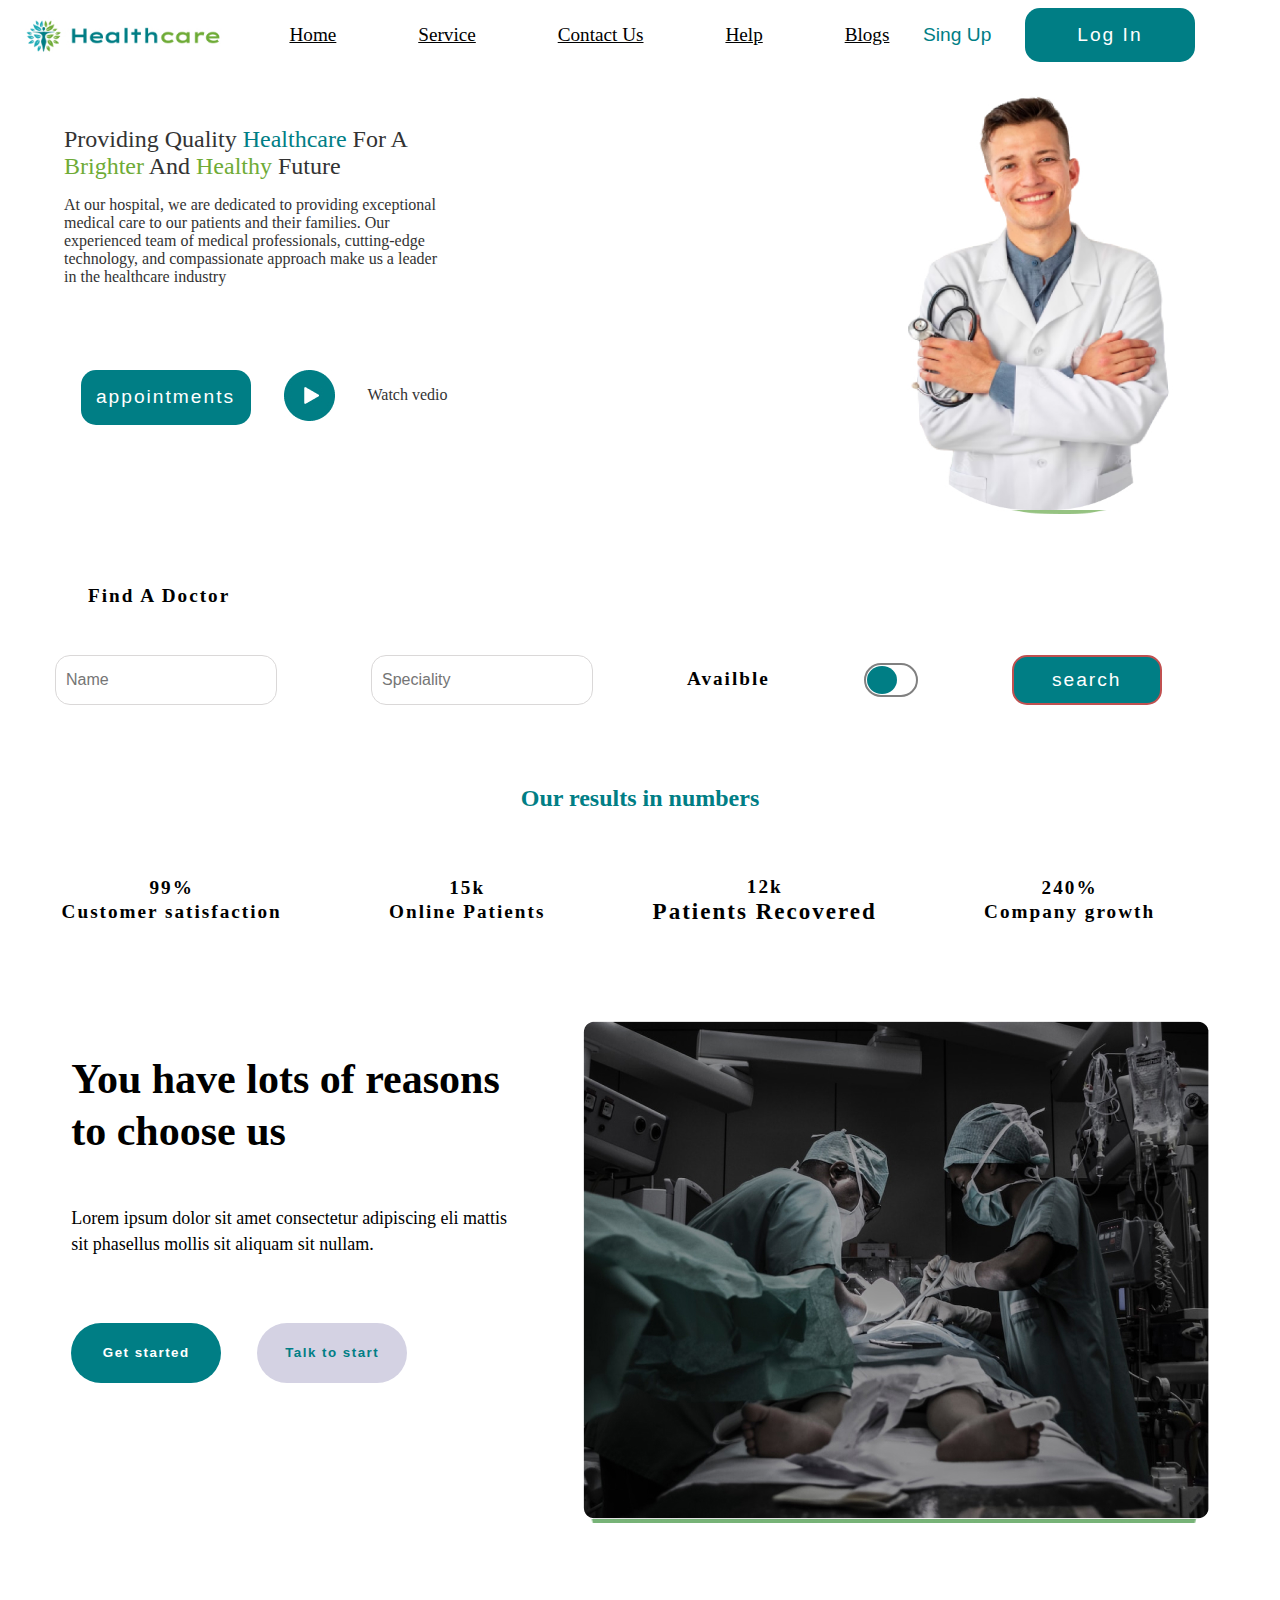
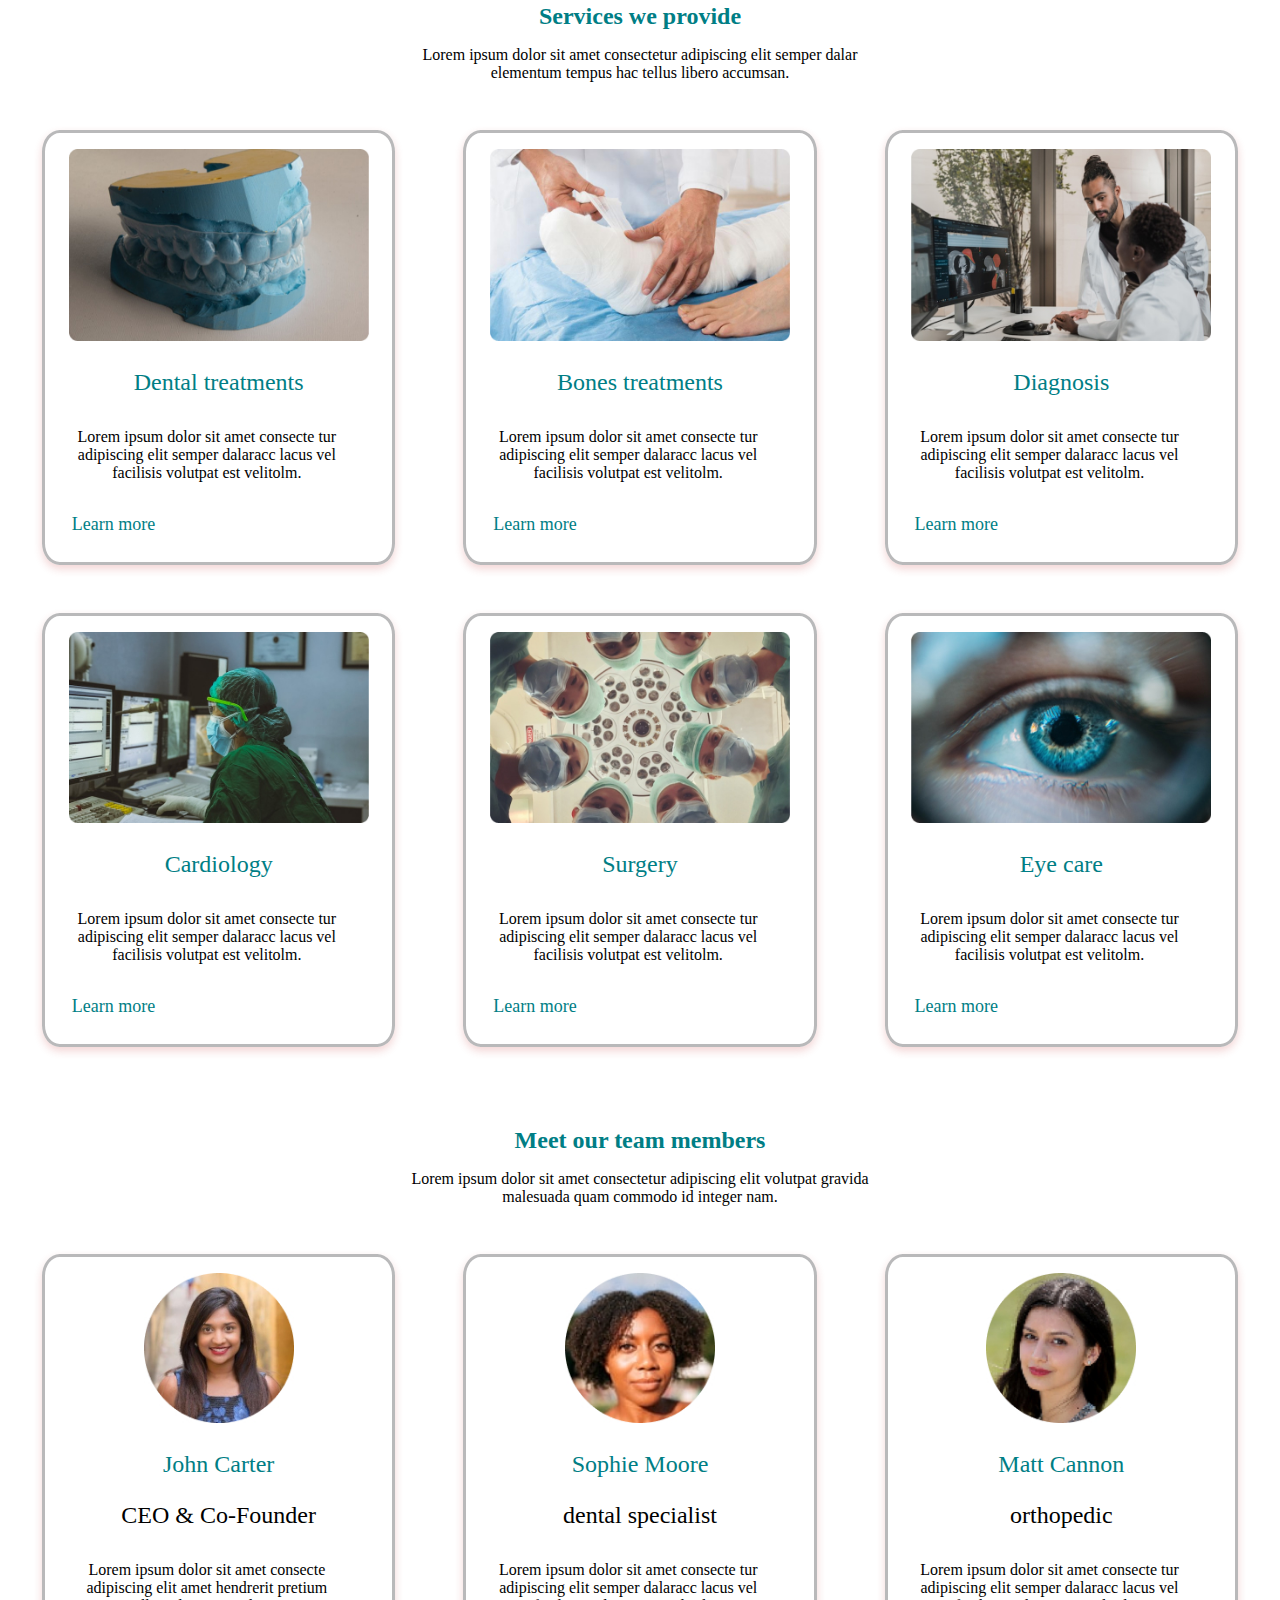
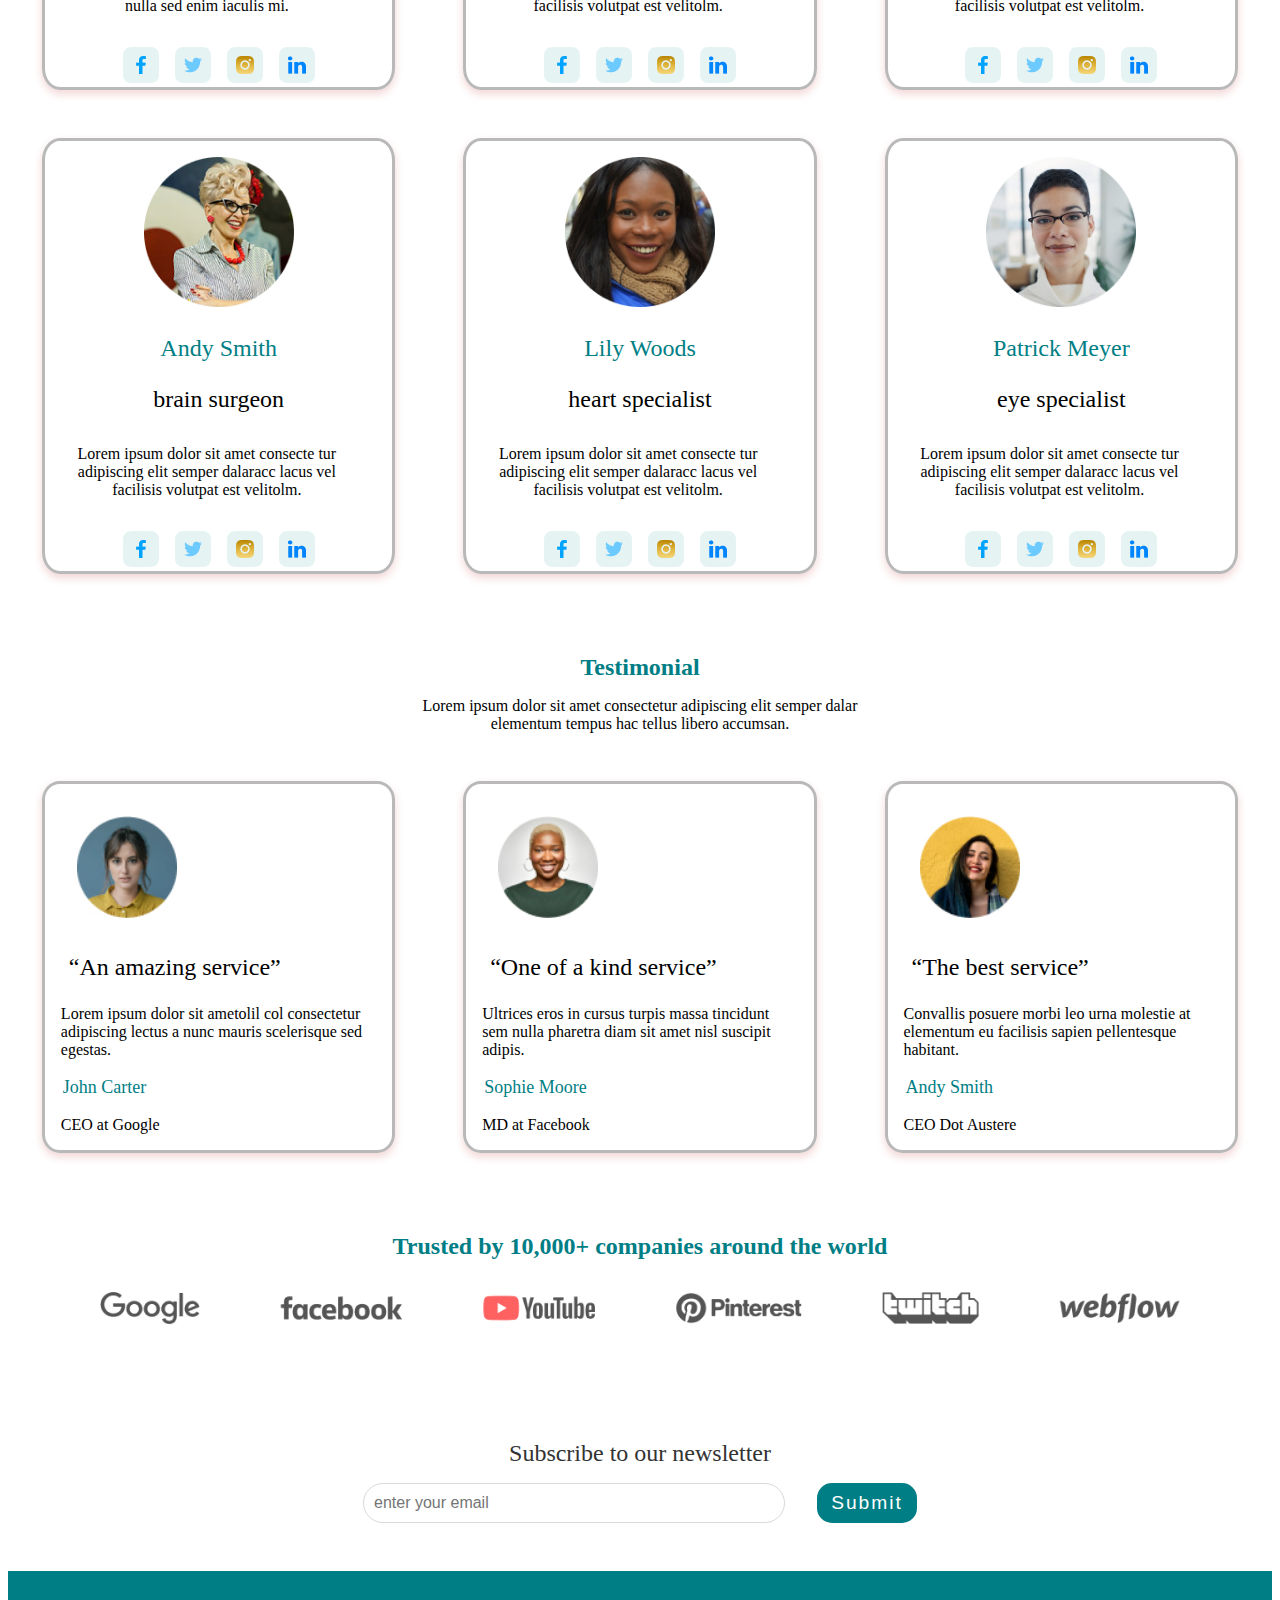
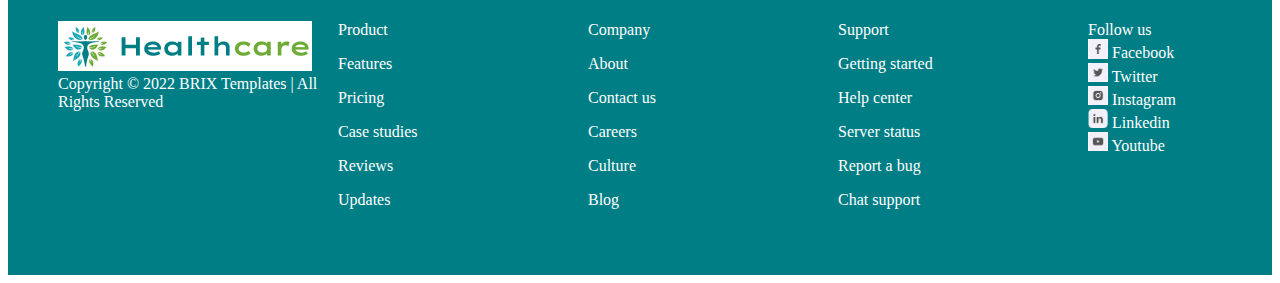
<file: index.html>
<!DOCTYPE html>
<html lang="en">

<head>
    <meta charset="UTF-8">
    <meta name="viewport" content="width=device-width, initial-scale=1.0">
    <title>Document</title>
    <link rel="stylesheet" href="style.css">
</head>

<body>

    <div class="main">
        <div class="main-1">
            <div class="logo"> <img src="./pic/logo.jpg" alt="" width="200px"></div>
            <nav class="nav-edge">
                <ul class="nav">
                    <li><a href="home.html">Home</a></li>
                    <li><a href="service.html">Service</a></li>
                    <li><a href="contact us.html">Contact Us</a></li>
                    <li><a href="Help">Help</a></li>
                    <li><a href="Blogs">Blogs</a></li>
                </ul>
            </nav>

            <button class="button">Sing Up</button>
            <button class="button-1">Log In</button>
        </div>
    </div>

    <div class="some">
        <div class="some-1">
            <div class="write-1">Providing Quality <span style="color: #007E85;"> Healthcare </span> for a <span
                    style="color: #6EAB36;"> Brighter </span> and <span style="color: #6EAB36;"> Healthy </span>
                Future</div>
            <div class="write-2">At our hospital, we are dedicated to providing exceptional medical care to our
                patients and their families. Our experienced team of medical professionals, cutting-edge technology,
                and compassionate approach make us a leader in the healthcare industry</div>
        </div class="some-2">
        <div class="picture"> <img src="./pic/doctor.jpg" alt="" width="350px"></div>
    </div>

    <div class=" more">
        <button class="button-1">appointments</button>
        <div class="play"> <img src="./pic/play.jpg" alt=""></div>
        <span class="write-2">Watch vedio</span>
    </div>

    <div class="find"> Find A Doctor </div>
    <div class="search">
        <div class="search-1">
            <input class="search-input-1 " type="text" placeholder="Name" />
            <input class="search-input-1 " type="text" placeholder="Speciality" />
            <span class="find-1">Availble</span>
            <!-- <input type="checkbox" id="switch" class="checkbox" /> -->

            <label for="switch" class="toggle">
            </label>
            <button class="button-2">search</button>
        </div>
    </div>
    <div class="service">
        <div class="service-2">
            Our results in numbers</div>
    </div>

    <div class="later">
        <div class="later-1">
            <div class="letter">99%
                <span class="lett">Customer satisfaction</span>
            </div>
            <div class="letter ">15k
                <span class="lette">Online Patients</span>
            </div>
            <div class="letter">12k
                <span class="letter">Patients Recovered</span>
            </div>
            <div class="letter">240%
                <span class="letter-3">Company growth</span>
            </div>
        </div>
    </div>

    <div class="center">
        <div class="center-1">
            <div class="center-2">
                <div class="read">You have lots of reasons to choose us</div>
                <p class="read-1">Lorem ipsum dolor sit amet consectetur adipiscing eli mattis sit phasellus mollis sit
                    aliquam sit nullam.
                </p>
                <button class="button-3"> Get started </button>
                <button class="button-4">Talk to start</button>
            </div>
            <div class="picture"> <img src="./pic/Container (3).jpg" alt=""> </div>
        </div>
    </div>
    <div class="service">
        <div class="service-1">
            <div class="service-2">
                Services we provide</div>
            <div class="para">Lorem ipsum dolor sit amet consectetur adipiscing elit semper dalar elementum tempus hac
                tellus libero
                accumsan. </div>
        </div>
    </div>

    <div class="card">
        <div class="card-1">
            <div class="img"><img src="./pic/Container.jpg" alt="" width="300px"></div>
            <div class="card-write">Dental treatments</div>
            <p class="card-write-1">Lorem ipsum dolor sit amet consecte tur adipiscing elit semper dalaracc lacus
                vel facilisis volutpat est
                velitolm.</p>
            <p class="learn">Learn more</p>
        </div>
        <div class="card-1">
            <div class="img"><img src="./pic/Container (1).jpg" alt="" width="300px"></div>
            <div class="card-write">Bones treatments</div>
            <p class="card-write-1">Lorem ipsum dolor sit amet consecte tur adipiscing elit semper dalaracc lacus vel
                facilisis volutpat est velitolm.</p>
            <p class="learn">Learn more</p>
        </div>
        <div class="card-1">
            <div class="img"><img src="./pic/Image Placeholder.jpg" alt="" width="300px"></div>
            <div class="card-write">Diagnosis</div>
            <p class="card-write-1">Lorem ipsum dolor sit amet consecte tur adipiscing elit semper dalaracc lacus
                vel facilisis volutpat est
                velitolm.</p>
            <p class="learn">Learn more</p>
        </div>
    </div>

    <div class="card">
        <div class="card-1">
            <div class="img"><img src="./pic/Container (2).jpg" alt="" width="300px"></div>
            <div class="card-write">Cardiology</div>
            <p class="card-write-1">Lorem ipsum dolor sit amet consecte tur adipiscing elit semper dalaracc lacus
                vel facilisis volutpat est
                velitolm.</p>
            <p class="learn">Learn more</p>
        </div>
        <div class="card-1">
            <div class="img"><img src="./pic/Image Placeholder (1).jpg" alt="" width="300px"></div>
            <div class="card-write">Surgery</div>
            <p class="card-write-1">Lorem ipsum dolor sit amet consecte tur adipiscing elit semper dalaracc lacus
                vel facilisis volutpat est
                velitolm.</p>
            <p class="learn">Learn more</p>
        </div>
        <div class="card-1">
            <div class="img"><img src="./pic/Image Placeholder (2).jpg" alt="" width="300px"></div>
            <div class="card-write">Eye care</div>
            <p class="card-write-1">Lorem ipsum dolor sit amet consecte tur adipiscing elit semper dalaracc lacus
                vel facilisis volutpat est
                velitolm.</p>
            <p class="learn">Learn more</p>
        </div>
    </div>

    <div class="service">
        <div class="service-1">
            <div class="service-2">
                Meet our team members</div>
            <div class="para">Lorem ipsum dolor sit amet consectetur adipiscing elit volutpat gravida malesuada quam
                commodo id integer nam.</div>
        </div>
    </div>

    <div class="card">
        <div class="card-1">
            <div class="img"><img src="./pic/Image Placeholder (3).jpg" alt="" width="150px"></div>
            <div class="card-write">John Carter</div>
            <h2 class="card-write-2">CEO & Co-Founder</h2>
            <p class="card-write-1">Lorem ipsum dolor sit amet consecte adipiscing elit amet hendrerit pretium nulla sed
                enim iaculis mi. </p>
            <div class="img"><img src="./pic/Social Media Container.png" alt=""></div>
        </div>
        <div class="card-1">
            <div class="img"><img src="./pic/Image Placeholder (4).jpg" alt="" width="150px"></div>
            <div class="card-write">Sophie Moore</div>
            <h2 class="card-write-2">dental specialist</h2>
            <p class="card-write-1">Lorem ipsum dolor sit amet consecte tur adipiscing elit semper dalaracc lacus vel
                facilisis volutpat est velitolm.</p>
            <div class="img"><img src="./pic/Social Media Container.png" alt=""></div>
        </div>
        <div class="card-1">
            <div class="img"><img src="./pic/Image Placeholder (5).jpg" alt="" width="150px"></div>
            <div class="card-write">Matt Cannon</div>
            <h2 class="card-write-2">orthopedic</h2>
            <p class="card-write-1">Lorem ipsum dolor sit amet consecte tur adipiscing elit semper dalaracc lacus
                vel facilisis volutpat est velitolm.</p>
            <div class="img"><img src="./pic/Social Media Container.png" alt=""></div>
        </div>
    </div>

    <div class="card">
        <div class="card-1">
            <div class="img"><img src="./pic/Image Placeholder (6).jpg" alt="" width="150px"></div>
            <div class="card-write">Andy Smith</div>
            <h2 class="card-write-2">brain surgeon</h2>
            <p class="card-write-1">Lorem ipsum dolor sit amet consecte tur adipiscing elit semper dalaracc lacus
                vel facilisis volutpat est velitolm.</p>
            <div class="img"><img src="./pic/Social Media Container.png" alt=""></div>
        </div>
        <div class="card-1">
            <div class="img"><img src="./pic/Image Placeholder (7).jpg" alt="" width="150px"></div>
            <div class="card-write">Lily Woods</div>
            <h2 class="card-write-2">heart specialist</h2>
            <p class="card-write-1">Lorem ipsum dolor sit amet consecte tur adipiscing elit semper dalaracc lacus
                vel facilisis volutpat est velitolm.</p>
            <div class="img"><img src="./pic/Social Media Container.png" alt=""></div>
        </div>
        <div class="card-1">
            <div class="img"><img src="./pic/BG.jpg" alt="" width="150px"></div>
            <div class="card-write">Patrick Meyer</div>
            <h2 class="card-write-2">eye specialist</h2>
            <p class="card-write-1">Lorem ipsum dolor sit amet consecte tur adipiscing elit semper dalaracc lacus
                vel facilisis volutpat est velitolm.</p>
            <div class="img"><img src="./pic/Social Media Container.png" alt=""></div>
        </div>
    </div>

    <div class="service">
        <div class="service-1">
            <div class="service-2">
                Testimonial</div>
            <div class="para">Lorem ipsum dolor sit amet consectetur adipiscing elit semper dalar elementum tempus hac
                tellus libero accumsan. </div>
        </div>
    </div>

    <div class="card">
        <div class="card-1">
            <div class="img-1"><img src="./pic/Image Placeholder (8).jpg" alt="" width="100px"></div>
            <div class="card-write-3">“An amazing service”</div>
            <p class="card-write-4">Lorem ipsum dolor sit ametolil col consectetur adipiscing lectus a nunc mauris
                scelerisque sed egestas. </p>
            <h2 class="card-write-5">John Carter</h2>
            <h2 class="card-write-4">CEO at Google</h2>

        </div>
        <div class="card-1">
            <div class="img-1"><img src="./pic/Image Placeholder 10.png" alt="" width="100px"></div>
            <div class="card-write-3">“One of a kind service”</div>
            <p class="card-write-4">Ultrices eros in cursus turpis massa tincidunt sem nulla pharetra diam sit amet nisl
                suscipit adipis.</p>
            <h2 class="card-write-5">Sophie Moore</h2>
            <h2 class="card-write-4">MD at Facebook</h2>
        </div>
        <div class="card-1">
            <div class="img-1"><img src="./pic/Image Placeholder (9).jpg" alt="" width="100px"></div>
            <div class="card-write-3">“The best service”</div>
            <p class="card-write-4">Convallis posuere morbi leo urna molestie at elementum eu facilisis sapien
                pellentesque habitant.</p>
            <h2 class="card-write-5">Andy Smith</h2>
            <h2 class="card-write-4">CEO Dot Austere</h2>
        </div>
    </div>
    <div class="service">
        <div class="service-1">
            <div class="service-2">
                Trusted by 10,000+ companies around the world</div>
            <div class="img-1"><img src="./pic/Logos Container.jpg" alt="" width="90%"></div>
        </div>
    </div>

    <div class="service">
        <div class="service-1">
            <div class="service-3">
                Subscribe to our newsletter</div>
            <div class="search-container">
                <input class="search-input " type="text" placeholder="enter your email" />
                <input class="submit" type="submit">
            </div>
        </div>
    </div>

    <div class="grid-container">
        <div><img src="./pic/logo.jpg" alt="">
            <div>Copyright © 2022 BRIX Templates | All Rights Reserved </div>
        </div>
        <div> Product
            <p>Features</p>
            <p>Pricing</p>
            <p> Case studies</p>
            <p>Reviews</p>
            <p>Updates</p>
        </div>
        <div>Company
            <p>About</p>
            <p>Contact us</p>
            <p> Careers</p>
            <p>Culture</p>
            <p>Blog</p>
        </div>
        <div>Support
            <p>Getting started</p>
            <p> Help center</p>
            <p> Server status</p>
            <p>Report a bug</p>
            <p>Chat support</p>
        </div>

        <div> Follow us
            <div><img src="./pic/Facebook.jpg" alt="" width="20px">
                Facebook </div>
            <div> <img src="./pic/Twitter.jpg" alt="" width="20px">
                Twitter </div>
            <div> <img src="./pic/Instagram.jpg" alt="" width="20px">
                Instagram </div>
            <div> <img src="./pic/Group 73.png" alt="" width="20px">
                Linkedin </div>
            <div> <img src="./pic/YouTube.jpg" alt="" width="20px">
                Youtube</div>
        </div>
    </div>
</body>

</html>
</file>
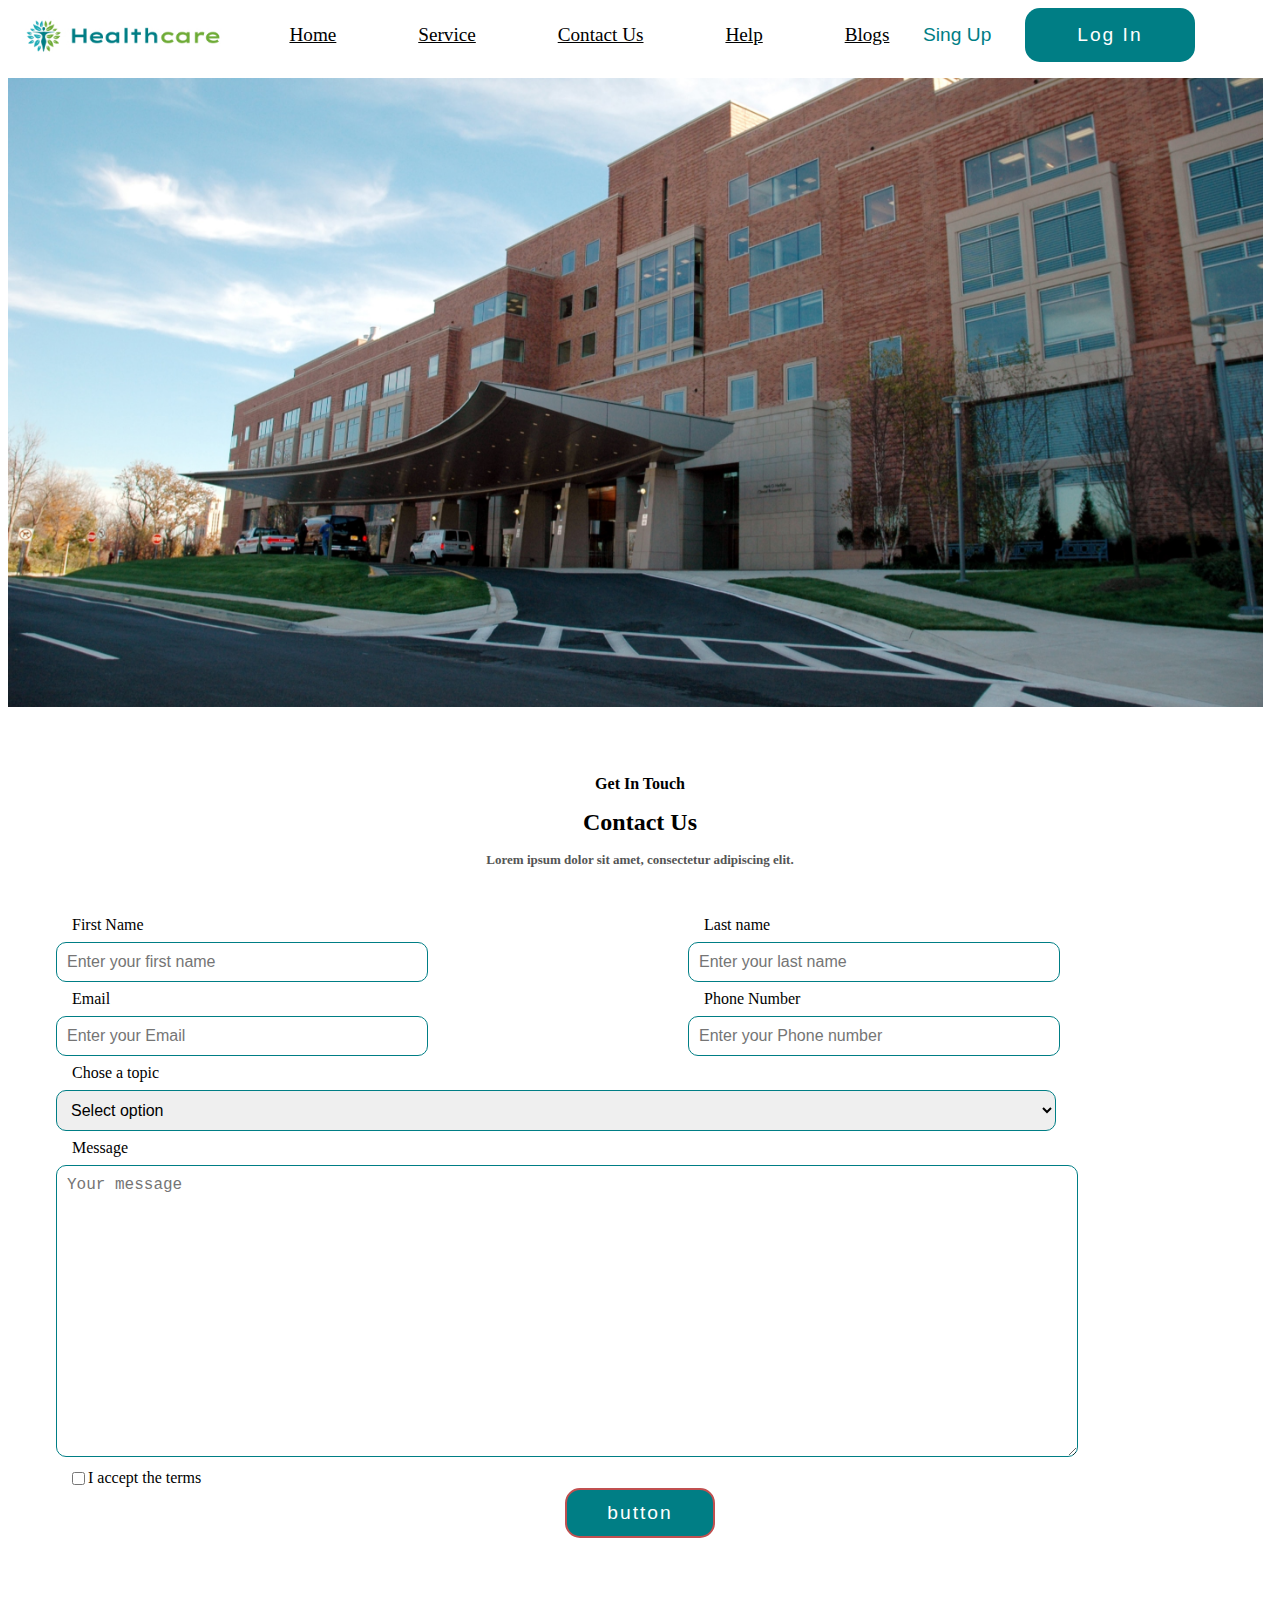
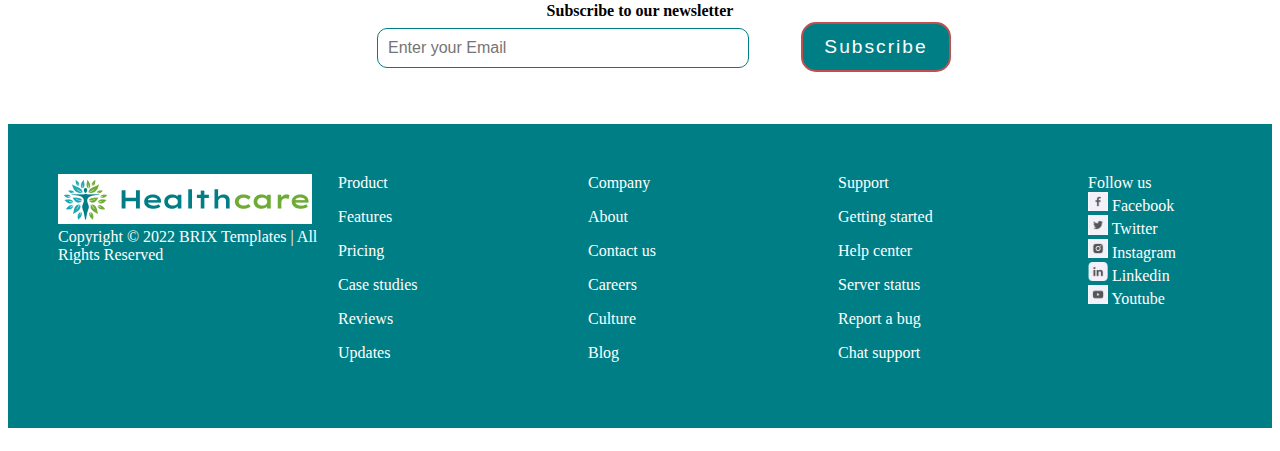
<file: contact us.html>
<!DOCTYPE html>
<html lang="en">

<head>
    <meta charset="UTF-8">
    <meta name="viewport" content="width=device-width, initial-scale=1.0">
    <title>Document</title>
    <link rel="stylesheet" href="style.css">
</head>

<body>

    <div class="main">
        <div class="main-1">
            <div class="logo"> <img src="./pic/logo.jpg" alt="" width="200px"></div>
            <nav class="nav-edge">
                <ul class="nav">
                    <li><a href="home.html">Home</a></li>
                    <li><a href="service.html">Service</a></li>
                    <li><a href="contact us.html">Contact Us</a></li>
                    <li><a href="Help">Help</a></li>
                    <li><a href="Blogs">Blogs</a></li>
                </ul>
            </nav>
            <button class="button">Sing Up</button>
            <button class="button-1">Log In</button>
        </div>
    </div>
    <div class="img-3"><img src="./pic/back ground.png" alt="" width="1255px"></div>
    <div class="get">
        <div class="get-1">
            <div class="get-write">Get In Touch</div>
            <div class="get-write-1">Contact Us</div>
            <div class="get-write-2">Lorem ipsum dolor sit amet, consectetur adipiscing elit. </div>
        </div>
    </div>
    <div class="search-2">
        <div class="search-3">
            <span class="s-write">First Name</span>
            <input class="search-input-2 " type="text" placeholder="Enter your first name" />
        </div>
        <div class="search-3">
            <span class="s-write"> Last name</span>
            <input class="search-input-2 " type="text" placeholder="Enter your last name" />
        </div>
    </div>
    <div class="search-4">
        <div class="search-3">
            <span class="s-write">Email</span>
            <input class="search-input-2" type="text" placeholder="Enter your Email" />
        </div>
        <div class="search-3">
            <span class="s-write">Phone Number</span>
            <input class="search-input-2 " type="text" placeholder="Enter your Phone number" />
        </div>
    </div>
    <span class="s-write">Chose a topic</span>
    <!-- <input class="search-input-3 " type="" placeholder="Enter your last name" /> -->
    <select class="search-input-3" name="" placeholder="Enter your last name">
        <option value="select option">Select option</option>
    </select>
    <span class="s-write">Message</span>
    <textarea class="search-input-3" name="Comments" id="Comments" cols="100" rows="15"
        placeholder="Your message"></textarea>

    <span class="accept">
        <input class="s-write" type="checkbox">
        I accept the terms </span>
    <div class="b-1"><button class="button-5">button</button></div>

    <div class="get">
        <div class="get-1">
            <div class="get-write">Subscribe to our newsletter</div>
            <input class="search-input-2" type="text" placeholder="Enter your Email"/>
            <button class="button-5">Subscribe</button>
        </div>
    </div>
    <div class="grid-container">
        <div><img src="./pic/logo.jpg" alt="">
            <div>Copyright © 2022 BRIX Templates | All Rights Reserved </div>
        </div>
        <div> Product
            <p>Features</p>
            <p>Pricing</p>
            <p> Case studies</p>
            <p>Reviews</p>
            <p>Updates</p>
        </div>
        <div>Company
            <p>About</p>
            <p>Contact us</p>
            <p> Careers</p>
            <p>Culture</p>
            <p>Blog</p>
        </div>
        <div>Support
            <p>Getting started</p>
            <p> Help center</p>
            <p> Server status</p>
            <p>Report a bug</p>
            <p>Chat support</p>
        </div>

        <div> Follow us
            <div><img src="./pic/Facebook.jpg" alt="" width="20px">
                Facebook </div>
            <div> <img src="./pic/Twitter.jpg" alt="" width="20px">
                Twitter </div>
            <div> <img src="./pic/Instagram.jpg" alt="" width="20px">
                Instagram </div>
            <div> <img src="./pic/Group 73.png" alt="" width="20px">
                Linkedin </div>
            <div> <img src="./pic/YouTube.jpg" alt="" width="20px">
                Youtube</div>
        </div>
    </div>
</body>

</html>
</file>
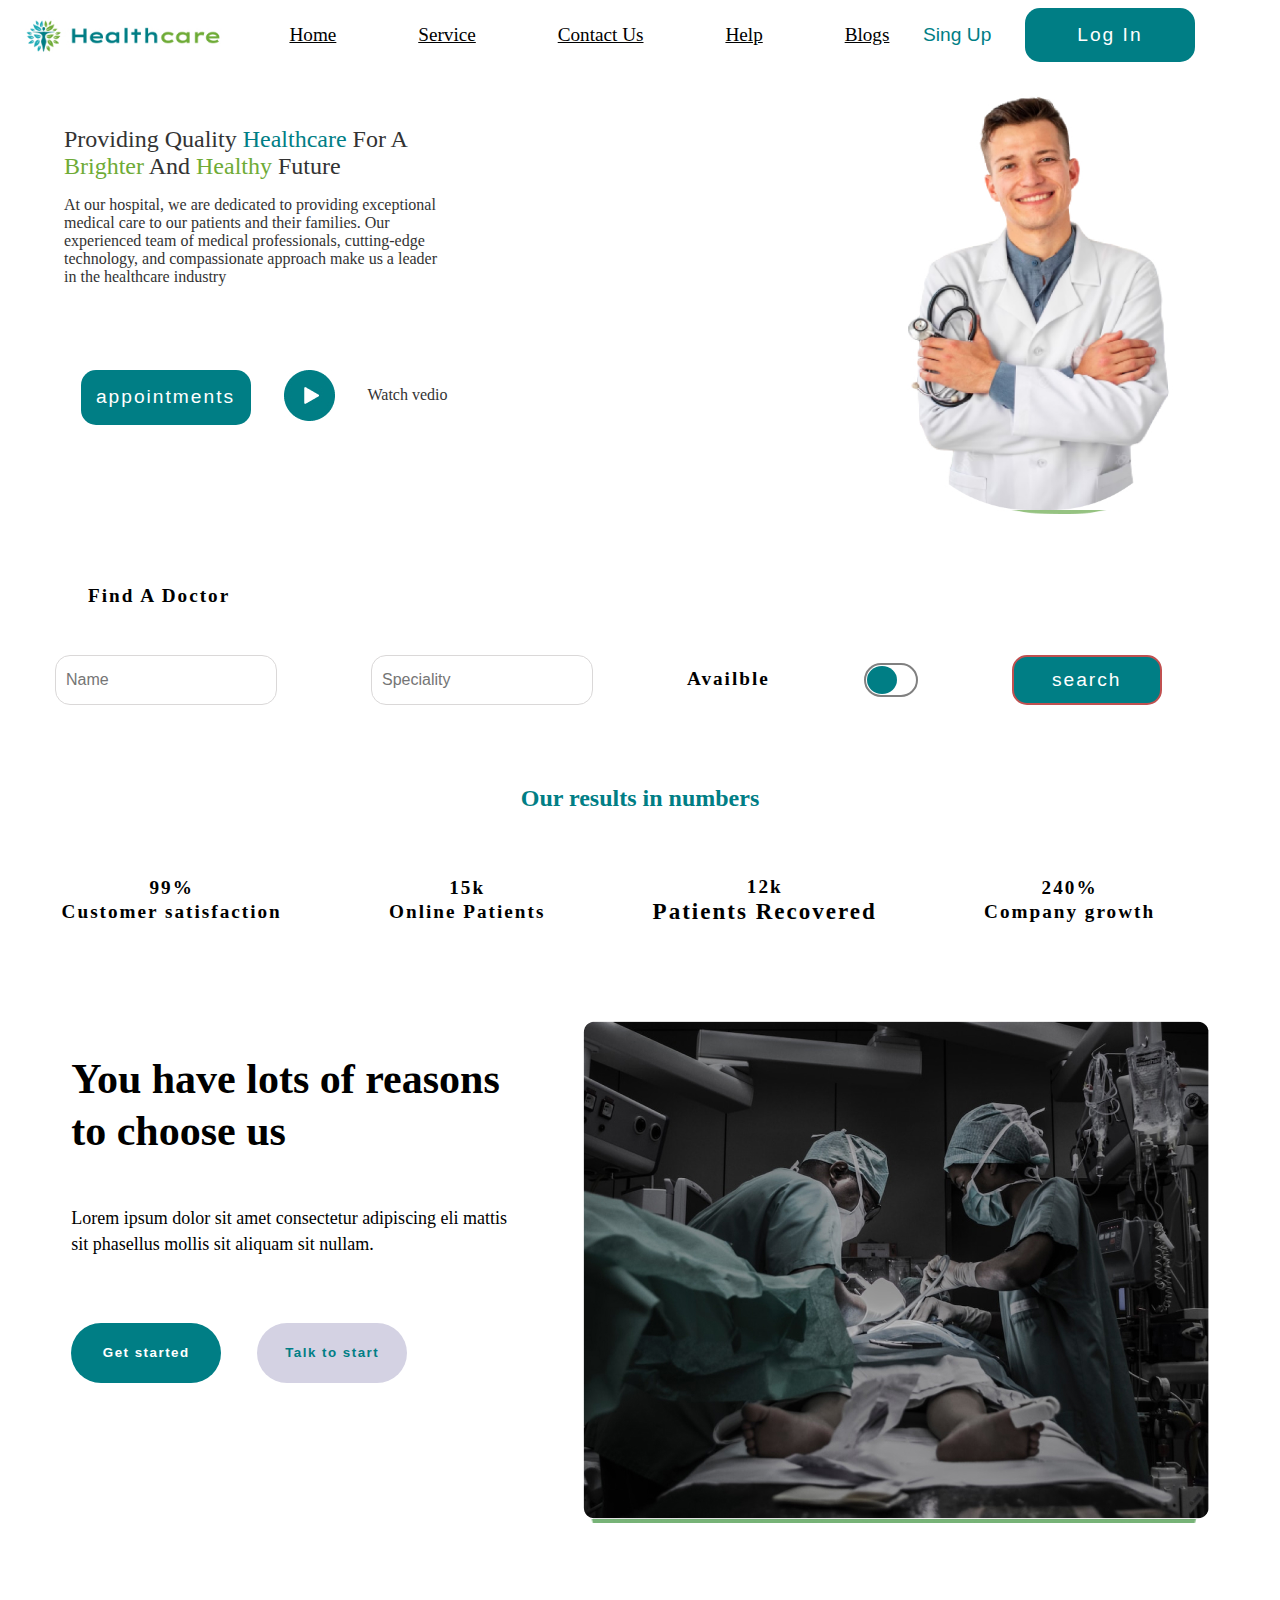
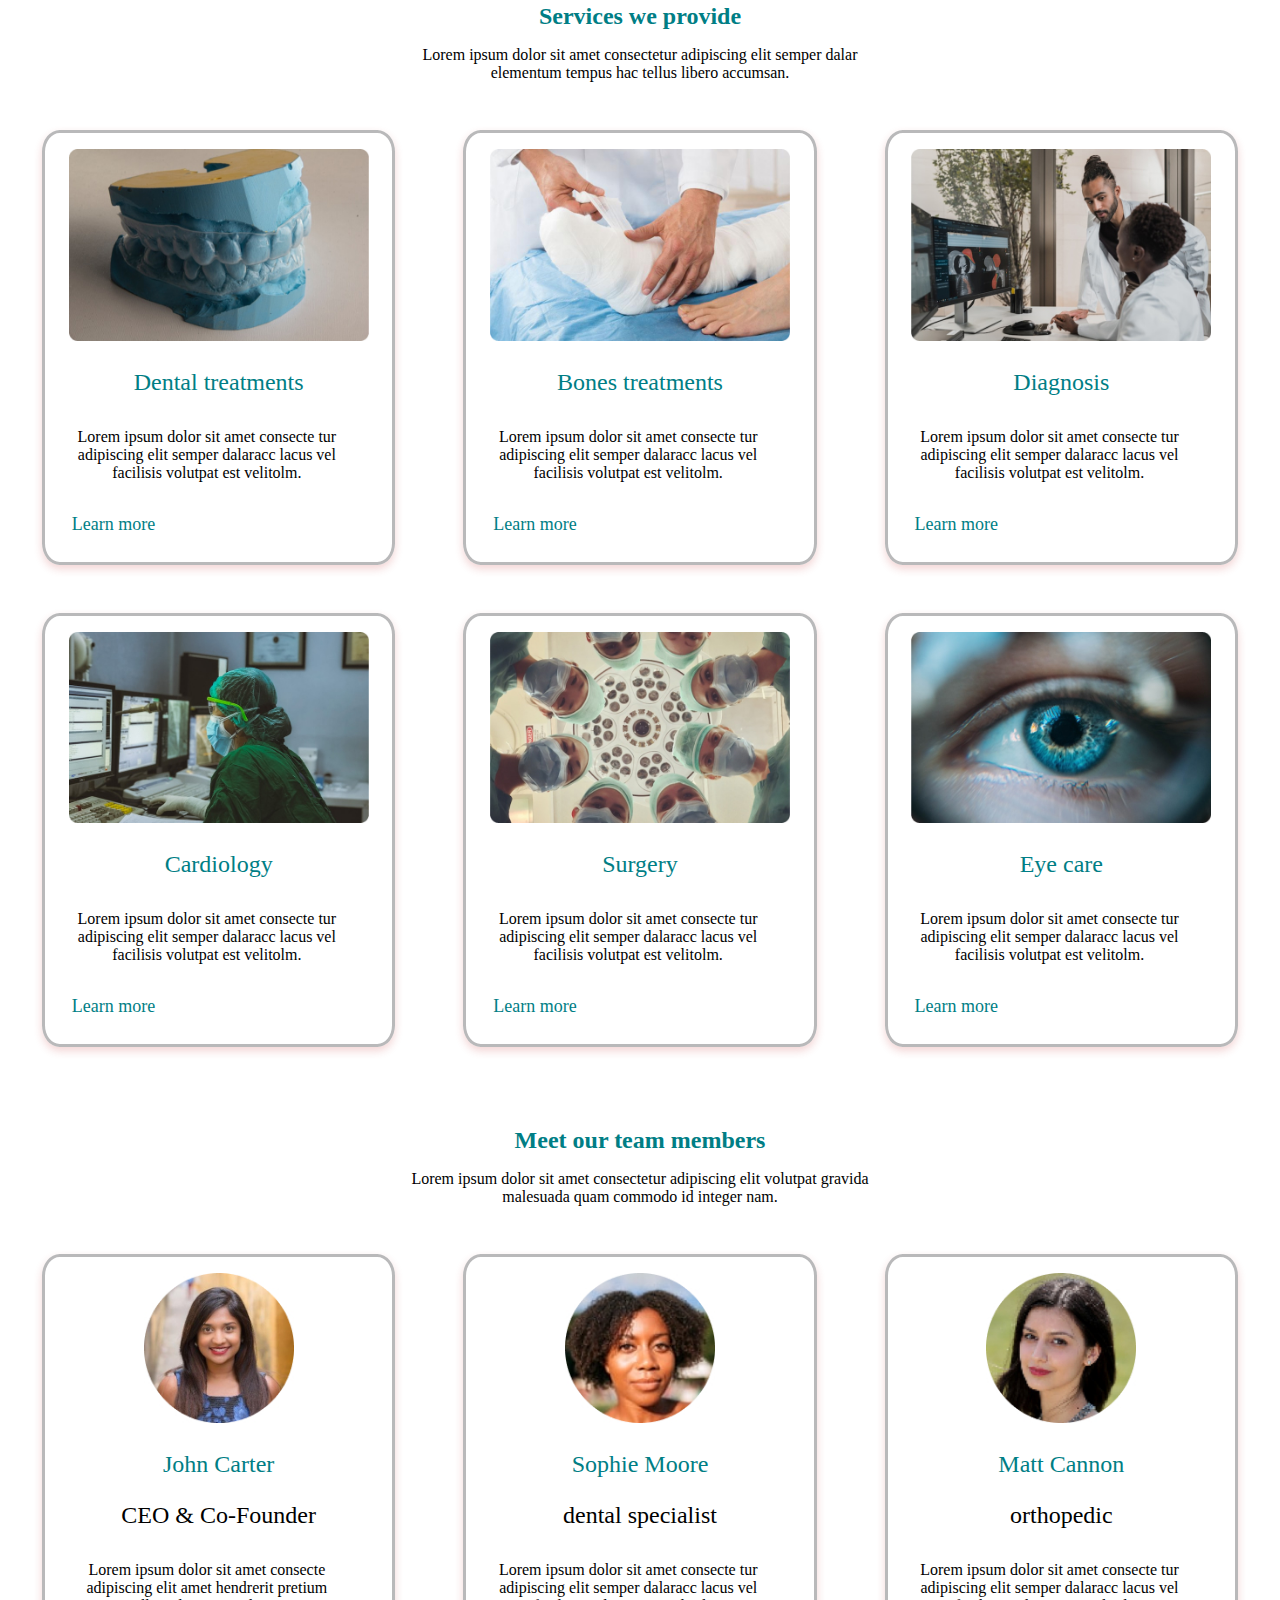
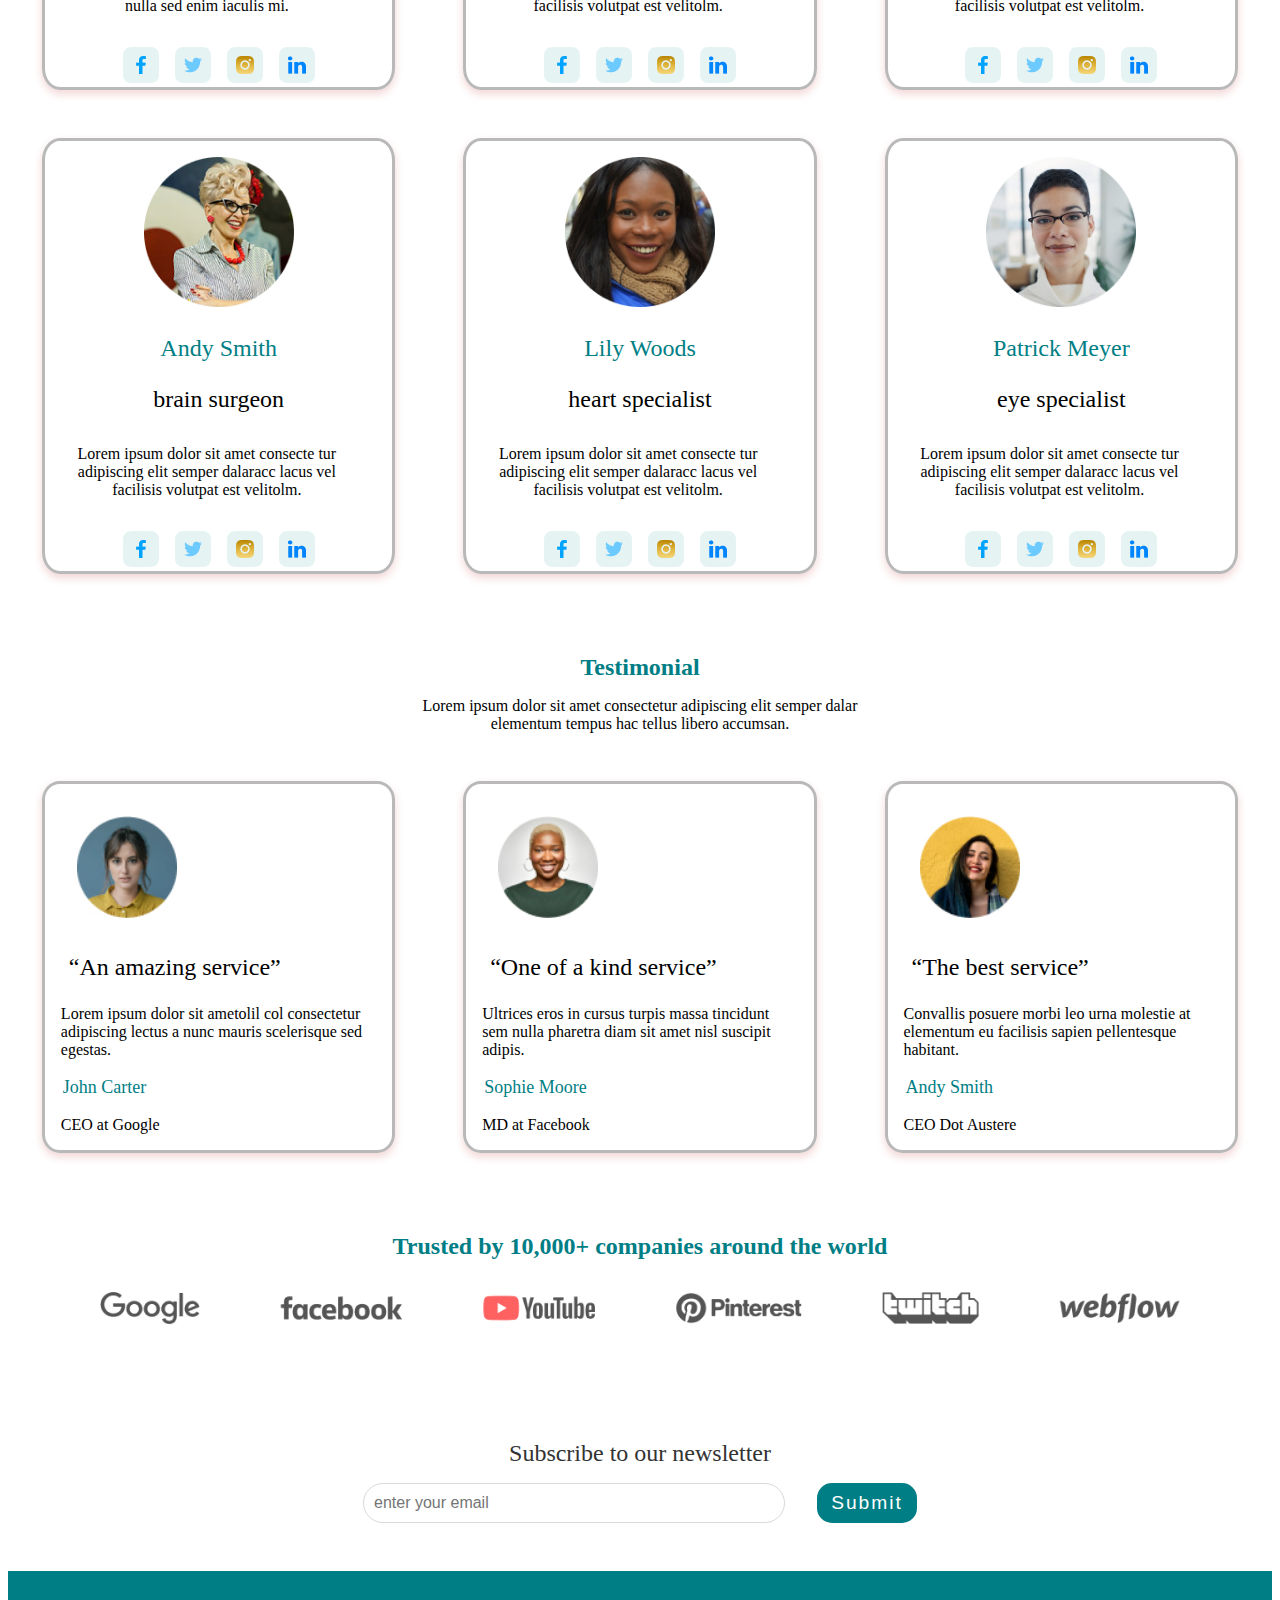
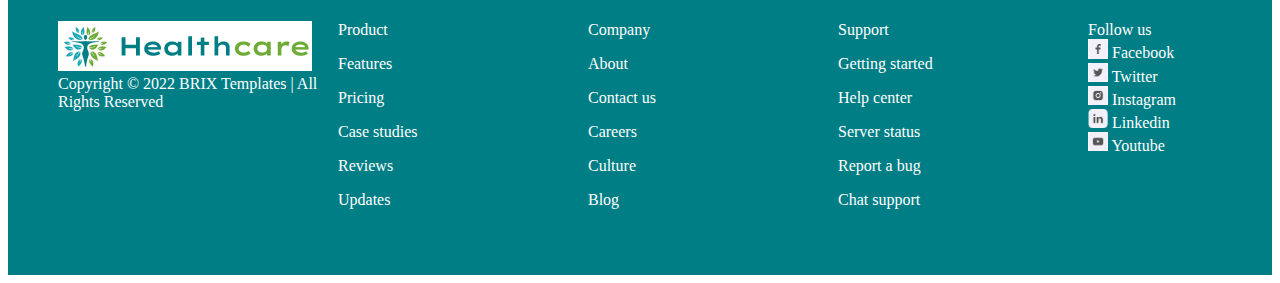
<file: home.html>
<!DOCTYPE html>
<html lang="en">

<head>
    <meta charset="UTF-8">
    <meta name="viewport" content="width=device-width, initial-scale=1.0">
    <title>Document</title>
    <link rel="stylesheet" href="style.css">
</head>

<body>
    <div class="main">
        <div class="main-1">
            <div class="logo"> <img src="./pic/logo.jpg" alt="" width="200px"></div>
            <nav class="nav-edge">
                <ul class="nav">
                    <li><a href="home.html">Home</a></li>
                    <li><a href="service.html">Service</a></li>
                    <li><a href="contact us.html">Contact Us</a></li>
                    <li><a href="Help">Help</a></li>
                    <li><a href="Blogs">Blogs</a></li>
                </ul>
            </nav>

            <button class="button">Sing Up</button>
            <button class="button-1">Log In</button>
        </div>
    </div>

    <div class="some">
        <div class="some-1">
            <div class="write-1">Providing Quality <span style="color: #007E85;"> Healthcare </span> for a <span
                    style="color: #6EAB36;"> Brighter </span> and <span style="color: #6EAB36;"> Healthy </span>
                Future</div>
            <div class="write-2">At our hospital, we are dedicated to providing exceptional medical care to our
                patients and their families. Our experienced team of medical professionals, cutting-edge technology,
                and compassionate approach make us a leader in the healthcare industry</div>
        </div class="some-2">
        <div class="picture"> <img src="./pic/doctor.jpg" alt="" width="350px"></div>
    </div>

    <div class=" more">
        <button class="button-1">appointments</button>
        <div class="play"> <img src="./pic/play.jpg" alt=""></div>
        <span class="write-2">Watch vedio</span>
    </div>

    <div class="find"> Find A Doctor </div>
    <div class="search">
        <div class="search-1">
            <input class="search-input-1 " type="text" placeholder="Name" />
            <input class="search-input-1 " type="text" placeholder="Speciality" />
            <span class="find-1">Availble</span>
            <!-- <input type="checkbox" id="switch" class="checkbox" /> -->

            <label for="switch" class="toggle">
            </label>
            <button class="button-2">search</button>
        </div>
    </div>
    <div class="service">
        <div class="service-2">
            Our results in numbers</div>
    </div>

    <div class="later">
        <div class="later-1">
            <div class="letter">99%
                <span class="lett">Customer satisfaction</span>
            </div>
            <div class="letter ">15k
                <span class="lette">Online Patients</span>
            </div>
            <div class="letter">12k
                <span class="letter">Patients Recovered</span>
            </div>
            <div class="letter">240%
                <span class="letter-3">Company growth</span>
            </div>
        </div>
    </div>

    <div class="center">
        <div class="center-1">
            <div class="center-2">
                <div class="read">You have lots of reasons to choose us</div>
                <p class="read-1">Lorem ipsum dolor sit amet consectetur adipiscing eli mattis sit phasellus mollis sit
                    aliquam sit nullam.
                </p>
                <button class="button-3"> Get started </button>
                <button class="button-4">Talk to start</button>
            </div>
            <div class="picture"> <img src="./pic/Container (3).jpg" alt=""> </div>
        </div>
    </div>
    <div class="service">
        <div class="service-1">
            <div class="service-2">
                Services we provide</div>
            <div class="para">Lorem ipsum dolor sit amet consectetur adipiscing elit semper dalar elementum tempus hac
                tellus libero
                accumsan. </div>
        </div>
    </div>

    <div class="card">
        <div class="card-1">
            <div class="img"><img src="./pic/Container.jpg" alt="" width="300px"></div>
            <div class="card-write">Dental treatments</div>
            <p class="card-write-1">Lorem ipsum dolor sit amet consecte tur adipiscing elit semper dalaracc lacus
                vel facilisis volutpat est
                velitolm.</p>
            <p class="learn">Learn more</p>
        </div>
        <div class="card-1">
            <div class="img"><img src="./pic/Container (1).jpg" alt="" width="300px"></div>
            <div class="card-write">Bones treatments</div>
            <p class="card-write-1">Lorem ipsum dolor sit amet consecte tur adipiscing elit semper dalaracc lacus vel
                facilisis volutpat est velitolm.</p>
            <p class="learn">Learn more</p>
        </div>
        <div class="card-1">
            <div class="img"><img src="./pic/Image Placeholder.jpg" alt="" width="300px"></div>
            <div class="card-write">Diagnosis</div>
            <p class="card-write-1">Lorem ipsum dolor sit amet consecte tur adipiscing elit semper dalaracc lacus
                vel facilisis volutpat est
                velitolm.</p>
            <p class="learn">Learn more</p>
        </div>
    </div>

    <div class="card">
        <div class="card-1">
            <div class="img"><img src="./pic/Container (2).jpg" alt="" width="300px"></div>
            <div class="card-write">Cardiology</div>
            <p class="card-write-1">Lorem ipsum dolor sit amet consecte tur adipiscing elit semper dalaracc lacus
                vel facilisis volutpat est
                velitolm.</p>
            <p class="learn">Learn more</p>
        </div>
        <div class="card-1">
            <div class="img"><img src="./pic/Image Placeholder (1).jpg" alt="" width="300px"></div>
            <div class="card-write">Surgery</div>
            <p class="card-write-1">Lorem ipsum dolor sit amet consecte tur adipiscing elit semper dalaracc lacus
                vel facilisis volutpat est
                velitolm.</p>
            <p class="learn">Learn more</p>
        </div>
        <div class="card-1">
            <div class="img"><img src="./pic/Image Placeholder (2).jpg" alt="" width="300px"></div>
            <div class="card-write">Eye care</div>
            <p class="card-write-1">Lorem ipsum dolor sit amet consecte tur adipiscing elit semper dalaracc lacus
                vel facilisis volutpat est
                velitolm.</p>
            <p class="learn">Learn more</p>
        </div>
    </div>

    <div class="service">
        <div class="service-1">
            <div class="service-2">
                Meet our team members</div>
            <div class="para">Lorem ipsum dolor sit amet consectetur adipiscing elit volutpat gravida malesuada quam
                commodo id integer nam.</div>
        </div>
    </div>

    <div class="card">
        <div class="card-1">
            <div class="img"><img src="./pic/Image Placeholder (3).jpg" alt="" width="150px"></div>
            <div class="card-write">John Carter</div>
            <h2 class="card-write-2">CEO & Co-Founder</h2>
            <p class="card-write-1">Lorem ipsum dolor sit amet consecte adipiscing elit amet hendrerit pretium nulla sed
                enim iaculis mi. </p>
            <div class="img"><img src="./pic/Social Media Container.png" alt=""></div>
        </div>
        <div class="card-1">
            <div class="img"><img src="./pic/Image Placeholder (4).jpg" alt="" width="150px"></div>
            <div class="card-write">Sophie Moore</div>
            <h2 class="card-write-2">dental specialist</h2>
            <p class="card-write-1">Lorem ipsum dolor sit amet consecte tur adipiscing elit semper dalaracc lacus vel
                facilisis volutpat est velitolm.</p>
            <div class="img"><img src="./pic/Social Media Container.png" alt=""></div>
        </div>
        <div class="card-1">
            <div class="img"><img src="./pic/Image Placeholder (5).jpg" alt="" width="150px"></div>
            <div class="card-write">Matt Cannon</div>
            <h2 class="card-write-2">orthopedic</h2>
            <p class="card-write-1">Lorem ipsum dolor sit amet consecte tur adipiscing elit semper dalaracc lacus
                vel facilisis volutpat est velitolm.</p>
            <div class="img"><img src="./pic/Social Media Container.png" alt=""></div>
        </div>
    </div>

    <div class="card">
        <div class="card-1">
            <div class="img"><img src="./pic/Image Placeholder (6).jpg" alt="" width="150px"></div>
            <div class="card-write">Andy Smith</div>
            <h2 class="card-write-2">brain surgeon</h2>
            <p class="card-write-1">Lorem ipsum dolor sit amet consecte tur adipiscing elit semper dalaracc lacus
                vel facilisis volutpat est velitolm.</p>
            <div class="img"><img src="./pic/Social Media Container.png" alt=""></div>
        </div>
        <div class="card-1">
            <div class="img"><img src="./pic/Image Placeholder (7).jpg" alt="" width="150px"></div>
            <div class="card-write">Lily Woods</div>
            <h2 class="card-write-2">heart specialist</h2>
            <p class="card-write-1">Lorem ipsum dolor sit amet consecte tur adipiscing elit semper dalaracc lacus
                vel facilisis volutpat est velitolm.</p>
            <div class="img"><img src="./pic/Social Media Container.png" alt=""></div>
        </div>
        <div class="card-1">
            <div class="img"><img src="./pic/BG.jpg" alt="" width="150px"></div>
            <div class="card-write">Patrick Meyer</div>
            <h2 class="card-write-2">eye specialist</h2>
            <p class="card-write-1">Lorem ipsum dolor sit amet consecte tur adipiscing elit semper dalaracc lacus
                vel facilisis volutpat est velitolm.</p>
            <div class="img"><img src="./pic/Social Media Container.png" alt=""></div>
        </div>
    </div>

    <div class="service">
        <div class="service-1">
            <div class="service-2">
                Testimonial</div>
            <div class="para">Lorem ipsum dolor sit amet consectetur adipiscing elit semper dalar elementum tempus hac
                tellus libero accumsan. </div>
        </div>
    </div>

    <div class="card">
        <div class="card-1">
            <div class="img-1"><img src="./pic/Image Placeholder (8).jpg" alt="" width="100px"></div>
            <div class="card-write-3">“An amazing service”</div>
            <p class="card-write-4">Lorem ipsum dolor sit ametolil col consectetur adipiscing lectus a nunc mauris
                scelerisque sed egestas. </p>
            <h2 class="card-write-5">John Carter</h2>
            <h2 class="card-write-4">CEO at Google</h2>

        </div>
        <div class="card-1">
            <div class="img-1"><img src="./pic/Image Placeholder 10.png" alt="" width="100px"></div>
            <div class="card-write-3">“One of a kind service”</div>
            <p class="card-write-4">Ultrices eros in cursus turpis massa tincidunt sem nulla pharetra diam sit amet nisl
                suscipit adipis.</p>
            <h2 class="card-write-5">Sophie Moore</h2>
            <h2 class="card-write-4">MD at Facebook</h2>
        </div>
        <div class="card-1">
            <div class="img-1"><img src="./pic/Image Placeholder (9).jpg" alt="" width="100px"></div>
            <div class="card-write-3">“The best service”</div>
            <p class="card-write-4">Convallis posuere morbi leo urna molestie at elementum eu facilisis sapien
                pellentesque habitant.</p>
            <h2 class="card-write-5">Andy Smith</h2>
            <h2 class="card-write-4">CEO Dot Austere</h2>
        </div>
    </div>
    <div class="service">
        <div class="service-1">
            <div class="service-2">
                Trusted by 10,000+ companies around the world</div>
            <div class="img-1"><img src="./pic/Logos Container.jpg" alt="" width="90%"></div>
        </div>
    </div>

    <div class="service">
        <div class="service-1">
            <div class="service-3">
                Subscribe to our newsletter</div>
            <div class="search-container">
                <input class="search-input " type="text" placeholder="enter your email" />
                <input class="submit" type="submit">
            </div>
        </div>
    </div>

    <div class="grid-container">
        <div><img src="./pic/logo.jpg" alt="">
            <div>Copyright © 2022 BRIX Templates | All Rights Reserved </div>
        </div>
        <div> Product
            <p>Features</p>
            <p>Pricing</p>
            <p> Case studies</p>
            <p>Reviews</p>
            <p>Updates</p>
        </div>
        <div>Company
            <p>About</p>
            <p>Contact us</p>
            <p> Careers</p>
            <p>Culture</p>
            <p>Blog</p>
        </div>
        <div>Support
            <p>Getting started</p>
            <p> Help center</p>
            <p> Server status</p>
            <p>Report a bug</p>
            <p>Chat support</p>
        </div>

        <div> Follow us
            <div><img src="./pic/Facebook.jpg" alt="" width="20px">
                Facebook </div>
            <div> <img src="./pic/Twitter.jpg" alt="" width="20px">
                Twitter </div>
            <div> <img src="./pic/Instagram.jpg" alt="" width="20px">
                Instagram </div>
            <div> <img src="./pic/Group 73.png" alt="" width="20px">
                Linkedin </div>
            <div> <img src="./pic/YouTube.jpg" alt="" width="20px">
                Youtube</div>
        </div>
    </div>
</body>

</html>
</file>
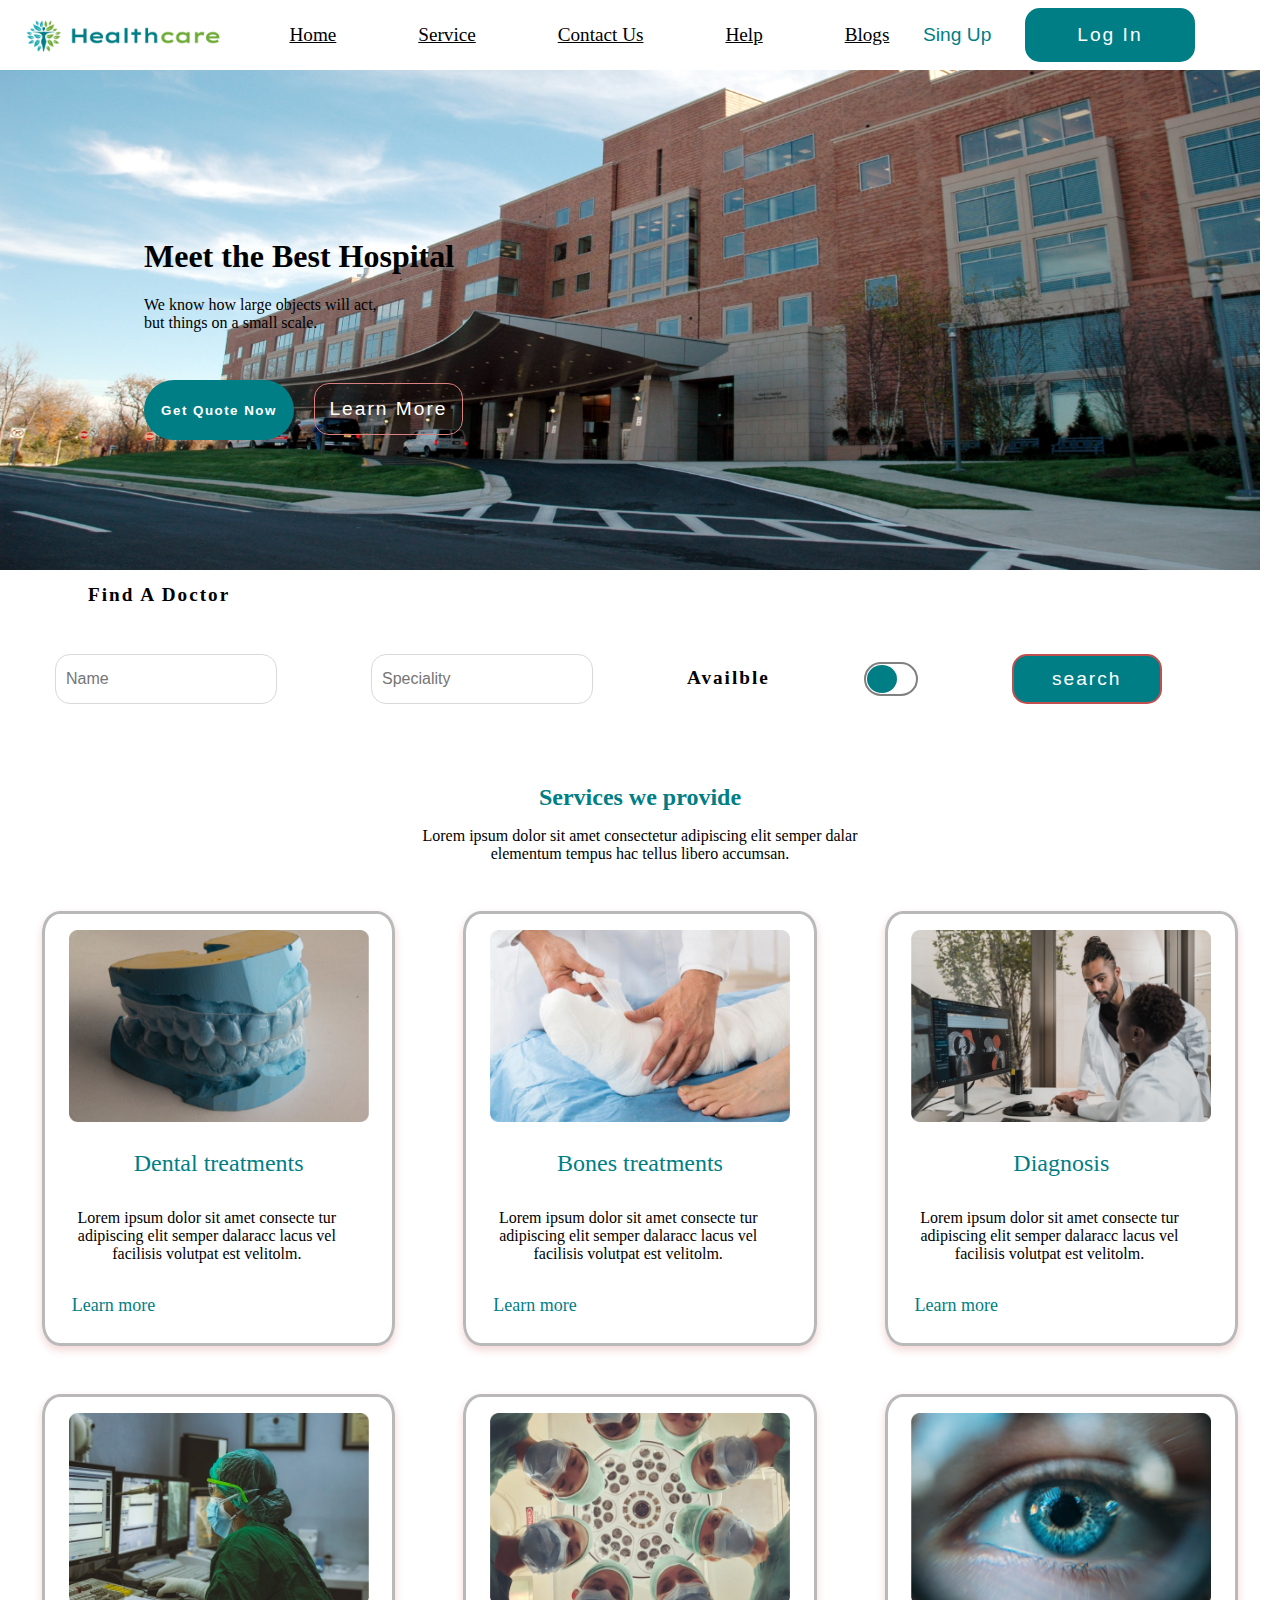
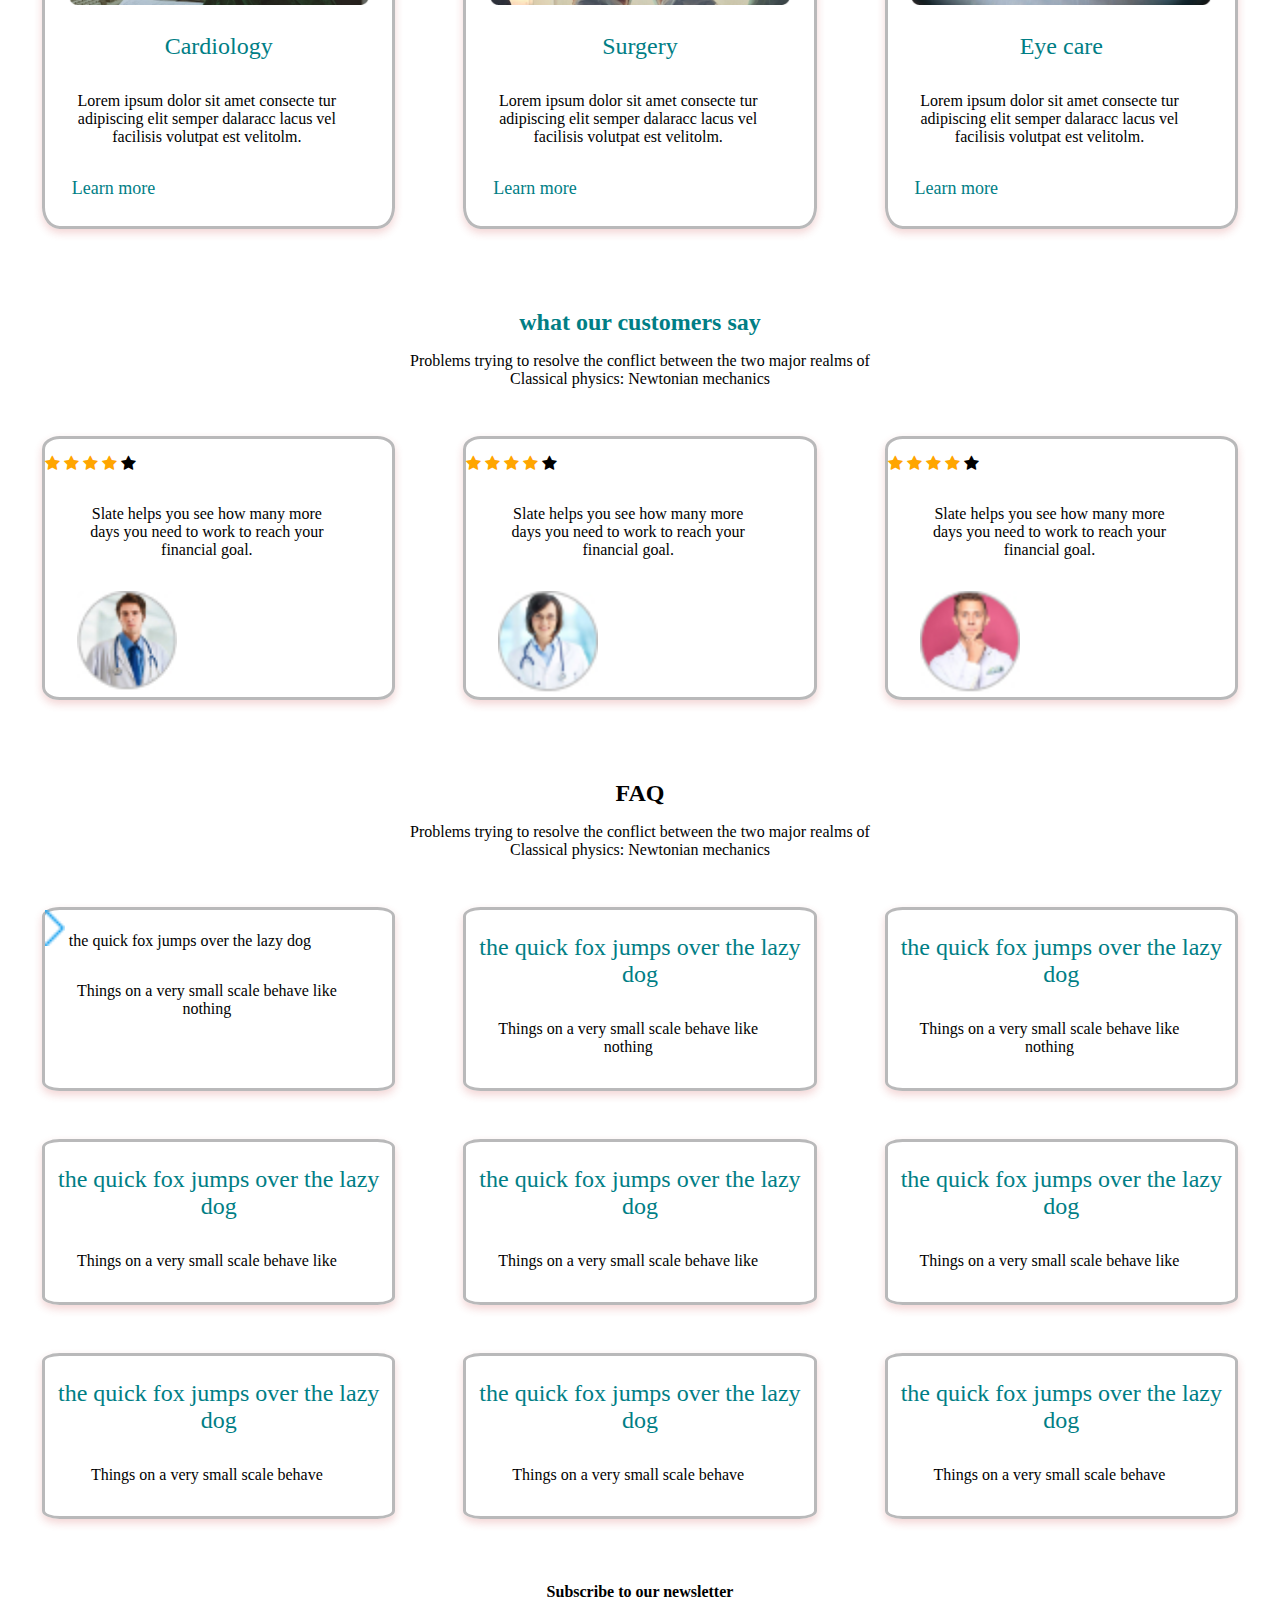
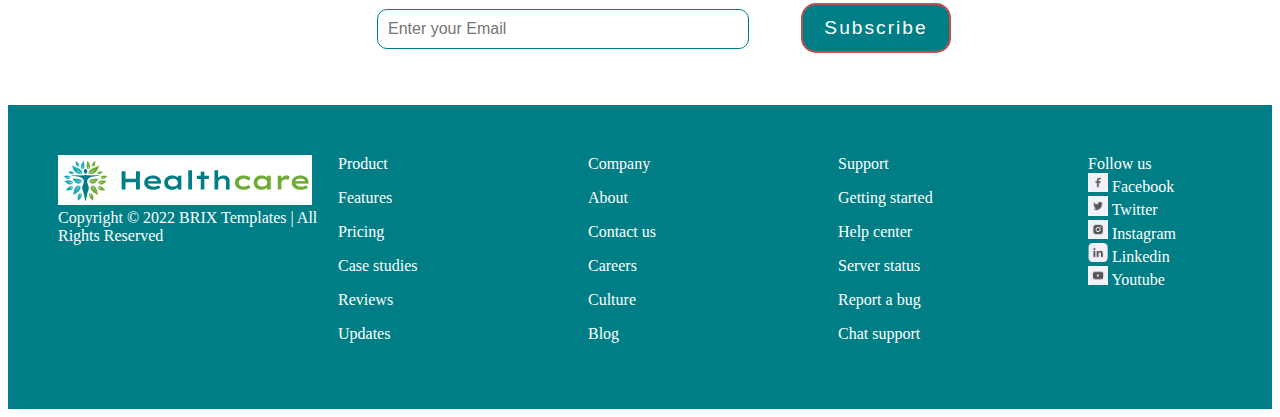
<file: service.html>
<!DOCTYPE html>
<html lang="en">

<head>
    <meta charset="UTF-8">
    <meta name="viewport" content="width=device-width, initial-scale=1.0">
    <title>Document</title>
    <link rel="stylesheet" href="https://cdnjs.cloudflare.com/ajax/libs/font-awesome/4.7.0/css/font-awesome.min.css">
    <link rel="stylesheet" href="service.css">
    <link rel="stylesheet" href="style.css">
</head>

<body>
    <div class=" main">
        <div class="main-1">
            <div class="logo"> <img src="./pic/logo.jpg" alt="" width="200px"></div>
            <nav class="nav-edge">
                <ul class="nav">
                    <li><a href="home.html">Home</a></li>
                    <li><a href="service.html">Service</a></li>
                    <li><a href="contact us.html">Contact Us</a></li>
                    <li><a href="Help">Help</a></li>
                    <li><a href="Blogs">Blogs</a></li>
                </ul>
            </nav>
            <button class="button">Sing Up</button>
            <button class="button-1">Log In</button>
        </div>
    </div>
    <div class="some">
        <div class="some-1">
            <h1 class="write-4">Meet the Best Hospital</h1>
            <div class="write-5">We know how large objects will act,
                but things on a small scale.</div>
            <button class="button-7">Get Quote Now</button>
            <button class="button-8">Learn More</button>
        </div class="some-2">

    </div>
    </div>
    <div class="find-2"> Find A Doctor </div>

    <div class="search">
        <div class="search-1">
            <input class="search-input-1 " type="text" placeholder="Name" />
            <input class="search-input-1 " type="text" placeholder="Speciality" />
            <span class="find-1">Availble</span>
            <!-- <input type="checkbox" id="switch" class="checkbox" /> -->

            <label for="switch" class="toggle">
            </label>
            <button class="button-2">search</button>
        </div>
    </div>
    <div class="service">
        <div class="service-1">
            <div class="service-2">
                Services we provide</div>
            <div class="para">Lorem ipsum dolor sit amet consectetur adipiscing elit semper dalar elementum tempus hac
                tellus libero
                accumsan. </div>
        </div>
    </div>
    <div class="card">
        <div class="card-1">
            <div class="img"><img src="./pic/Container.jpg" alt="" width="300px"></div>
            <div class="card-write">Dental treatments</div>
            <p class="card-write-1">Lorem ipsum dolor sit amet consecte tur adipiscing elit semper dalaracc lacus
                vel facilisis volutpat est
                velitolm.</p>
            <p class="learn">Learn more</p>
        </div>
        <div class="card-1">
            <div class="img"><img src="./pic/Container (1).jpg" alt="" width="300px"></div>
            <div class="card-write">Bones treatments</div>
            <p class="card-write-1">Lorem ipsum dolor sit amet consecte tur adipiscing elit semper dalaracc lacus vel
                facilisis volutpat est velitolm.</p>
            <p class="learn">Learn more</p>
        </div>
        <div class="card-1">
            <div class="img"><img src="./pic/Image Placeholder.jpg" alt="" width="300px"></div>
            <div class="card-write">Diagnosis</div>
            <p class="card-write-1">Lorem ipsum dolor sit amet consecte tur adipiscing elit semper dalaracc lacus
                vel facilisis volutpat est
                velitolm.</p>
            <p class="learn">Learn more</p>
        </div>
    </div>

    <div class="card">
        <div class="card-1">
            <div class="img"><img src="./pic/Container (2).jpg" alt="" width="300px"></div>
            <div class="card-write">Cardiology</div>
            <p class="card-write-1">Lorem ipsum dolor sit amet consecte tur adipiscing elit semper dalaracc lacus
                vel facilisis volutpat est
                velitolm.</p>
            <p class="learn">Learn more</p>
        </div>
        <div class="card-1">
            <div class="img"><img src="./pic/Image Placeholder (1).jpg" alt="" width="300px"></div>
            <div class="card-write">Surgery</div>
            <p class="card-write-1">Lorem ipsum dolor sit amet consecte tur adipiscing elit semper dalaracc lacus
                vel facilisis volutpat est
                velitolm.</p>
            <p class="learn">Learn more</p>
        </div>
        <div class="card-1">
            <div class="img"><img src="./pic/Image Placeholder (2).jpg" alt="" width="300px"></div>
            <div class="card-write">Eye care</div>
            <p class="card-write-1">Lorem ipsum dolor sit amet consecte tur adipiscing elit semper dalaracc lacus
                vel facilisis volutpat est
                velitolm.</p>
            <p class="learn">Learn more</p>
        </div>
    </div>
    <div class="service">
        <div class="service-1">
            <div class="service-2">
                what our customers say</div>
            <div class="para">Problems trying to resolve the conflict between the two major realms of Classical physics:
                Newtonian mechanics </div>
        </div>
    </div>
    <div class="card">
        <div class="card-1">
            <span class="fa fa-star checked"></span>
            <span class="fa fa-star checked"></span>
            <span class="fa fa-star checked"></span>
            <span class="fa fa-star checked"></span>
            <span class="fa fa-star"></span>
            <p class="card-write-1">Slate helps you see how many
                more days you need to work to
                reach your financial goal.</p>
            <div class="img-2"><img src="./pic/user.1 (1).jpg" alt="" width="100px"></div>
        </div>
        <div class="card-1">
            <span class="fa fa-star checked"></span>
            <span class="fa fa-star checked"></span>
            <span class="fa fa-star checked"></span>
            <span class="fa fa-star checked"></span>
            <span class="fa fa-star"></span>
            <p class="card-write-1">Slate helps you see how many
                more days you need to work to
                reach your financial goal.</p>
            <div class="img-2"><img src="./pic/media circle-box xs-circle.jpg" alt="" width="100px"></div>
        </div>
        <div class="card-1">
            <span class="fa fa-star checked"></span>
            <span class="fa fa-star checked"></span>
            <span class="fa fa-star checked"></span>
            <span class="fa fa-star checked"></span>
            <span class="fa fa-star"></span>
            <p class="card-write-1">Slate helps you see how many
                more days you need to work to
                reach your financial goal.</p>
            <div class="img-2"><img src="./pic/media circle-box xs-circle (1).jpg" alt="" width="100px"></div>
        </div>
    </div>
    <div class="service">
        <div class="service-1">
            <div class="service-4">
                FAQ</div>
            <div class="para">Problems trying to resolve the conflict between
                the two major realms of Classical physics: Newtonian mechanics </div>
        </div>
    </div>

    <div class="card">
        <div class="card-1">
            <div class="Vector"><img src="./pic/Vector.png" alt="Vector" width="20px">
           the quick fox jumps over the
                lazy dog</div>
            <p class="card-write-1">Things on a very small scale
                behave like nothing </p>
        </div>
        <div class="card-1">
            <div class="card-write">the quick fox jumps over the
                lazy dog</div>
            <p class="card-write-1">Things on a very small scale
                behave like nothing </p>
        </div>
        <div class="card-1">
            <div class="card-write">the quick fox jumps over the
                lazy dog</div>
            <p class="card-write-1">Things on a very small scale
                behave like nothing </p>
        </div>
    </div>
    <div class="card">
        <div class="card-1">
            <div class="card-write">the quick fox jumps over the
                lazy dog</div>
            <p class="card-write-1">Things on a very small scale
                behave like </p>
        </div>
        <div class="card-1">
            <div class="card-write">the quick fox jumps over the
                lazy dog</div>
            <p class="card-write-1">Things on a very small scale
                behave like  </p>
        </div>
        <div class="card-1">
            <div class="card-write">the quick fox jumps over the
                lazy dog</div>
            <p class="card-write-1">Things on a very small scale
                behave like </p>
        </div>
    </div>
     <div class="card">
        <div class="card-1">
            <div class="card-write">the quick fox jumps over the
                lazy dog</div>
            <p class="card-write-1">Things on a very small scale
                behave </p>
        </div>
        <div class="card-1">
            <div class="card-write">the quick fox jumps over the
                lazy dog</div>
            <p class="card-write-1">Things on a very small scale
                behave </p>
        </div>
        <div class="card-1">
            <div class="card-write">the quick fox jumps over the
                lazy dog</div>
            <p class="card-write-1">Things on a very small scale
                behave </p>
        </div>
    </div>

    <div class="get">
        <div class="get-1">
            <div class="get-write">Subscribe to our newsletter</div>
            <input class="search-input-2" type="text" placeholder="Enter your Email" />
            <button class="button-5">Subscribe</button>
        </div>
    </div>
    <div class="grid-container">
        <div><img src="./pic/logo.jpg" alt="">
            <div>Copyright © 2022 BRIX Templates | All Rights Reserved </div>
        </div>
        <div> Product
            <p>Features</p>
            <p>Pricing</p>
            <p> Case studies</p>
            <p>Reviews</p>
            <p>Updates</p>
        </div>
        <div>Company
            <p>About</p>
            <p>Contact us</p>
            <p> Careers</p>
            <p>Culture</p>
            <p>Blog</p>
        </div>
        <div>Support
            <p>Getting started</p>
            <p> Help center</p>
            <p> Server status</p>
            <p>Report a bug</p>
            <p>Chat support</p>
        </div>

        <div> Follow us
            <div><img src="./pic/Facebook.jpg" alt="" width="20px">
                Facebook </div>
            <div> <img src="./pic/Twitter.jpg" alt="" width="20px">
                Twitter </div>
            <div> <img src="./pic/Instagram.jpg" alt="" width="20px">
                Instagram </div>
            <div> <img src="./pic/Group 73.png" alt="" width="20px">
                Linkedin </div>
            <div> <img src="./pic/YouTube.jpg" alt="" width="20px">
                Youtube</div>
        </div>
    </div>
</body>

</html>
</file>
<file: style.css>
.main{
    /* border: 1PX solid blue; */   
    justify-content: space-between;
}
.main-1{
 
    /* border: 1px solid yellowgreen;  */
  display: flex;
  justify-content: space-around;
    width: 95%;
}
.logo{
margin-top: .5rem;
}
/* .nav-edge{
    display: flex;
    justify-content: flex-end;
} */
.nav{
    display: flex;
    justify-content: space-between;
    width: 600px;    
}
.nav>li{
    list-style: none;
    
    /* border-bottom: 2px solid #f3764a; */  
}
.nav>li>a{
    /* text-decoration: none; */
    color: black;
    font-weight: 400;  
    font-size: larger; 
}
.nav>li>a:hover{
    color: #007E85;
}
.button{
    color: #007E85;
    border: none;
    background-color: white;
    font-weight: 400;  
    font-size: larger;
    font-style: roboto;
}
.button-1{
    width: 170px;
    background-color: #007E85;
    border: 500px;
    color: white;
    font-weight: 400;  
    font-size: larger;  
    border-radius: 15px;
    letter-spacing: 2px;
    border: none;
    font-style: roboto;
    /* padding: .4rem; */
}

.some{
    /* border:2px solid yellowgreen ; */
    margin-top: 1rem;
    display: flex;
padding: 1rem;
}
.some-1{
    /* border: 2px solid black; */
    margin-top: 2rem;
width: 65%;
margin-left: 2.5rem;
}
    .picture{
        background-image: url(./pic/Vector.jpg);
        background-size: cover;
        background-repeat: no-repeat;
        
    }

.write-1{
    /* border: 2px solid black; */
    width: 400px;
    color: #333333;
    font-weight: 400;  
    font-size: x-large;
    text-transform: capitalize;
    font-style: roboto;
}
.write-2{
    margin-top: 1rem;
    /* border: 2px solid green; */
    width: 380px;
    font-style: roboto;
    color: #333333;  
}
.more{
    margin-left: 3.5rem;
    /* border: 2px solid red; */
    display: flex;
    position: relative;
    bottom: 160px;
    width: 700px;
    justify-content: space-around;
}
.toggle {
    margin-top: .5rem;
    position : relative ;
    display : inline-block;
    width : 50px;
    height : 30px;
    /* background-color: red; */
    border-radius: 30px;
    border: 2px solid gray;
}
       
/* After slide changes */
.toggle:after {
    content: '';
    position: absolute;
    width: 30px;
    height: 28px;
    border-radius: 50%;
    background-color: #007E85;
    top: 1px; 
    left: 1px;
    transition: all 1s;
}
       
Toggle text
p {
    font-family: Arial, Helvetica, sans-serif;
    font-weight: bold;
}
       
Checkbox checked effect 
  .checkbox:checked + .toggle::after {
    left : 20px; 
} 
       
Checkbox checked toggle label bg color
.checkbox:checked + .toggle {
    background-color: green;
} 
       
Checkbox vanished 
.checkbox { 
    display : none;
}

.find{
    margin-left: 5rem;
    font-weight:bolder;  
    font-size: larger;  
    border-radius: 15px;
    letter-spacing: 2px;
    font-style: roboto;
}
.find-1{
    margin-top: .8rem;
    font-weight:bolder;  
    font-size: larger;  
    border-radius: 15px;
    letter-spacing: 2px;
    font-style: roboto;
}

.search{
    margin-top: 3rem;
justify-content: space-around;
}
.search-1{
    display: flex;
width: 95%;
justify-content: space-around;
}
.search-input-1 {
    width: 200px;
    padding: 10px;
    border: 1px solid rgb(218, 216, 216);
    border-radius: 15px;
    font-size: 16px;
    outline: none;
}
.button-2{
    width: 150px;
    height: 50px;
    background-color: #007E85;
    border: 500px;
    color: white;
    font-weight: 400;  
    font-size: larger;  
    border-radius: 15px;
    letter-spacing: 2px;
    border: none;
    font-style: roboto;
 border: 2px solid #c05050;
}
.later{
    margin-top: 4rem;
    display: flex;
    justify-content: space-between;
}
.later-1{
    /* border: 2px solid yellow; */
    display: flex;
    justify-content: space-around;
    width: 95%;
}
.letter{
text-align: center;
 /* border: 2px solid yellowgreen; */
display: flex;
flex-direction: column;
justify-content: space-around;
font-weight:bolder;  
font-size: larger;  
border-radius: 15px;
letter-spacing: 2px;
font-style: roboto;
}


.center{
    margin-top: 6rem;
    /* border: 2px solid rgb(216, 1, 1); */
    display: flex;
    justify-content: space-around;
}
.center-1{
    /* border: 2px solid rgb(37, 13, 13); */
    display: flex;
    justify-content: space-between;
    width: 90%;  
}
/* .center-2{
border: 2px solid rgb(85, 12, 202);
} */
.read{
    width: 450px;
    /* border: 2px solid red; */
    margin-top: 2rem;
    font-style: roboto;
    font-weight: 700;
    font-size: 42px;
    line-height: 52px;
    color: black;
}
.read-1{
    margin-top: 3rem;
    width: 450px;
    height: 52px;
    top: 432px;
    left: 149px;
    font-style: roboto;
    font-weight: 400;
    font-size: 18px;
    line-height: 26px;
    color: #000000;
}
.button-3{
    margin-top: 3rem;
    width: 150px;
    height: 60px;
    font-weight: 600;
 background: #007E85;
 color: white;
letter-spacing: 1.5px;
border: 0;
border-radius: 30px;
}
.button-4{
    margin: 2rem;
    width: 150px;
    height: 60px;
    font-weight: 600;
    color: #007E85;
background-color:#D4D2E3;
letter-spacing: 1.5px;
border: 0;
border-radius: 30px
}
.service{
    display: flex;
    /* border: 2px solid red; */
    margin-top: 5rem;
    justify-content: center; 
    text-align: center;
}

.service-2{
    /* border: 2px solid red; */
    color: #007E85;
    font-weight: 600;
    font-size: x-large;
}
.para{
    margin-top: 1em;
    /* border: 2px solid red; */
    width: 460px;
}

.card {
    margin-top: 3rem;
display: flex;
width: 100%;
justify-content: space-around;
  }
.card-1{
    box-shadow: 0 4px 8px 0 rgba(194, 44, 44, 0.2);
    transition: 0.3s;
    width: 27.5%;
    border-radius: 5%;
    border: solid #b9b9ba;
}
.img{
    margin-top: 1rem;
    text-align: center;
}
.card-write{
    margin-top: 1em;
    color: #007E85;
    font-weight: 400;  
    font-size: x-large;
    font-style: roboto;
    text-align: center;
}
.card-write-1{
    margin: 2rem;
    /* border: 2px solid red; */
    width: 260px;
    color: #000000;
    font-weight:100;  
    font-size: medium;
    font-style: roboto;
    text-align: center;
}
.card-write-2{
    margin-top: 1em;
    font-weight: 400;  
    font-size: x-large;
    font-style: roboto;
    text-align: center;
}
.card-write-3{
    margin: 1em;
    font-weight: 400;  
    font-size: x-large;
    font-style: roboto;
}
.card-write-4{
    margin: 1em;
    font-weight: 100;  
    font-size: medium;
    font-style: roboto;
}
.card-write-5{
    margin: 1em;
    color: #007E85;
    font-weight: 100;  
    font-size: large;
    font-style: roboto;
}
.learn{
    color: #007E85;
    font-weight: 400;  
    font-size: large;
    font-style: roboto;
    margin: 1.5em;
}
.img-1{
margin: 2rem;
}
.service-3{
    color: #333333;
    font-weight: 400;  
    font-size: x-large;
    font-style: roboto; 
}
.input{
    margin-top: 1rem;
    border-radius: 10px;
    width: 400px;
}
.search-container {
    margin-top: 1rem;
    height: 40px;
    display: flex;
    justify-content: center;
}
.search-input {
    width: 400px;
    padding: 10px;
    border: 1px solid rgb(218, 216, 216); 
    border-radius: 50px;
    font-size: 16px;
    outline: none;
}
.submit{
    margin-left: 2rem;
    width: 100px;
    background-color: #007E85;
    color: white;
    font-weight: 400;  
    font-size: larger;  
    border-radius: 15px;
    letter-spacing: 2px;
    border: none;
    font-style: roboto;
}
.grid-container {
    margin-top: 3rem;
    display: grid;
    flex-direction: column;
    grid-template-columns: 280px 250px 250px 250px auto;
    /* gap: 10px; */
    background-color: #007E85;
    padding: 50px;
   
  }
  
  .grid-container > div {
    /* background-color: rgba(255, 255, 255, 0.8); */
    color: white;
}
.img-3{
    margin-top: 1rem;
}
.get{
    margin-top: 4rem;
    display: flex;
    justify-content: center;
    text-align: center;
}
.get-write{
    font-weight: 700;  
    font-size: medium;
    font-style: roboto;
}
.get-write-1{
    font-size: 64px;
    margin-top: 1rem;
    font-weight: 700;  
    font-size: x-large;
    font-style: roboto;
}
.get-write-2{
    font-size: 64px;
    margin-top: 1rem;
    font-weight: 700;  
    font-size: small;
    font-style: roboto;
color: #555555;

}
.search-2{
    display: flex;
    margin-top: 3rem;
justify-content: space-around;

}
.search-3{
width: 90%;
justify-content: space-around;
}
.search-input-2 {
    margin:0.5rem 3rem;
    width: 350px;
    padding: 10px;
    border: 1px solid #007E85;
    border-radius: 10px;
    font-size: 16px;
    outline: none;
}
.search-input-3 {
    margin:0.5rem 3rem;
    width: 1000px;
    padding: 10px;
    border: 1px solid #007E85;
    border-radius: 10px;
    font-size: 16px;
    outline: none;
}
.s-write{
    display: flex;
    margin-left: 4rem;
}
.search-4{
    display: flex;
justify-content: space-around;
}
.accept{
    display: flex;
}
.b-1{
    display: flex;
    justify-content: center;
}
.button-5{
    width: 150px;
    height: 50px;
    background-color: #007E85;
    border: 500px;
    color: white;
    font-weight: 400;  
    font-size: larger;  
    border-radius: 15px;
    letter-spacing: 2px;
    border: none;
    font-style: roboto;
 border: 2px solid #c05050; 
}
</file>
<file: service.css>
body{
    background-image: url(./pic/back\ ground.png);
    background-repeat: no-repeat;
    background-position-y: 70px;
    background-size:1260px 500px ;
}
.write-4{
    margin-top: 7rem;
    margin-left: 5rem;
}
.write-5{
width: 240px;
margin-left: 5rem;
}
.find-2{
    margin-top: 8rem;
    margin-left: 5rem;
    font-weight:bolder;  
    font-size: larger;  
    border-radius: 15px;
    letter-spacing: 2px;
    font-style: roboto;
}
.button-7{
    margin-left: 5rem;
    margin-top: 3rem;
    width: 150px;
    height: 60px;
    font-weight: 600;
 background: #007E85;
 color: white;
letter-spacing: 1.5px;
border: 0;
border-radius: 30px;
}
.button-8{
    margin-left: 1rem;
    background-color: transparent;
    color: rgb(255, 255, 255);
    font-weight: 400;  
    font-size: larger;  
    border-radius: 15px;
    letter-spacing: 2px;
    border: 1px solid rgb(217, 128, 128);
    font-style: roboto;
    padding: .9rem;
}
.checked {
    margin-top:1rem ;
    color: orange;
 }
 .img-2{
    margin-left: 2rem;
 }
 .service-4{
    /* border: 2px solid red; */
    color: #000000;
    font-weight: 600;
    font-size: x-large;
}
.vector{
    margin-top: rem;
}
</file>
